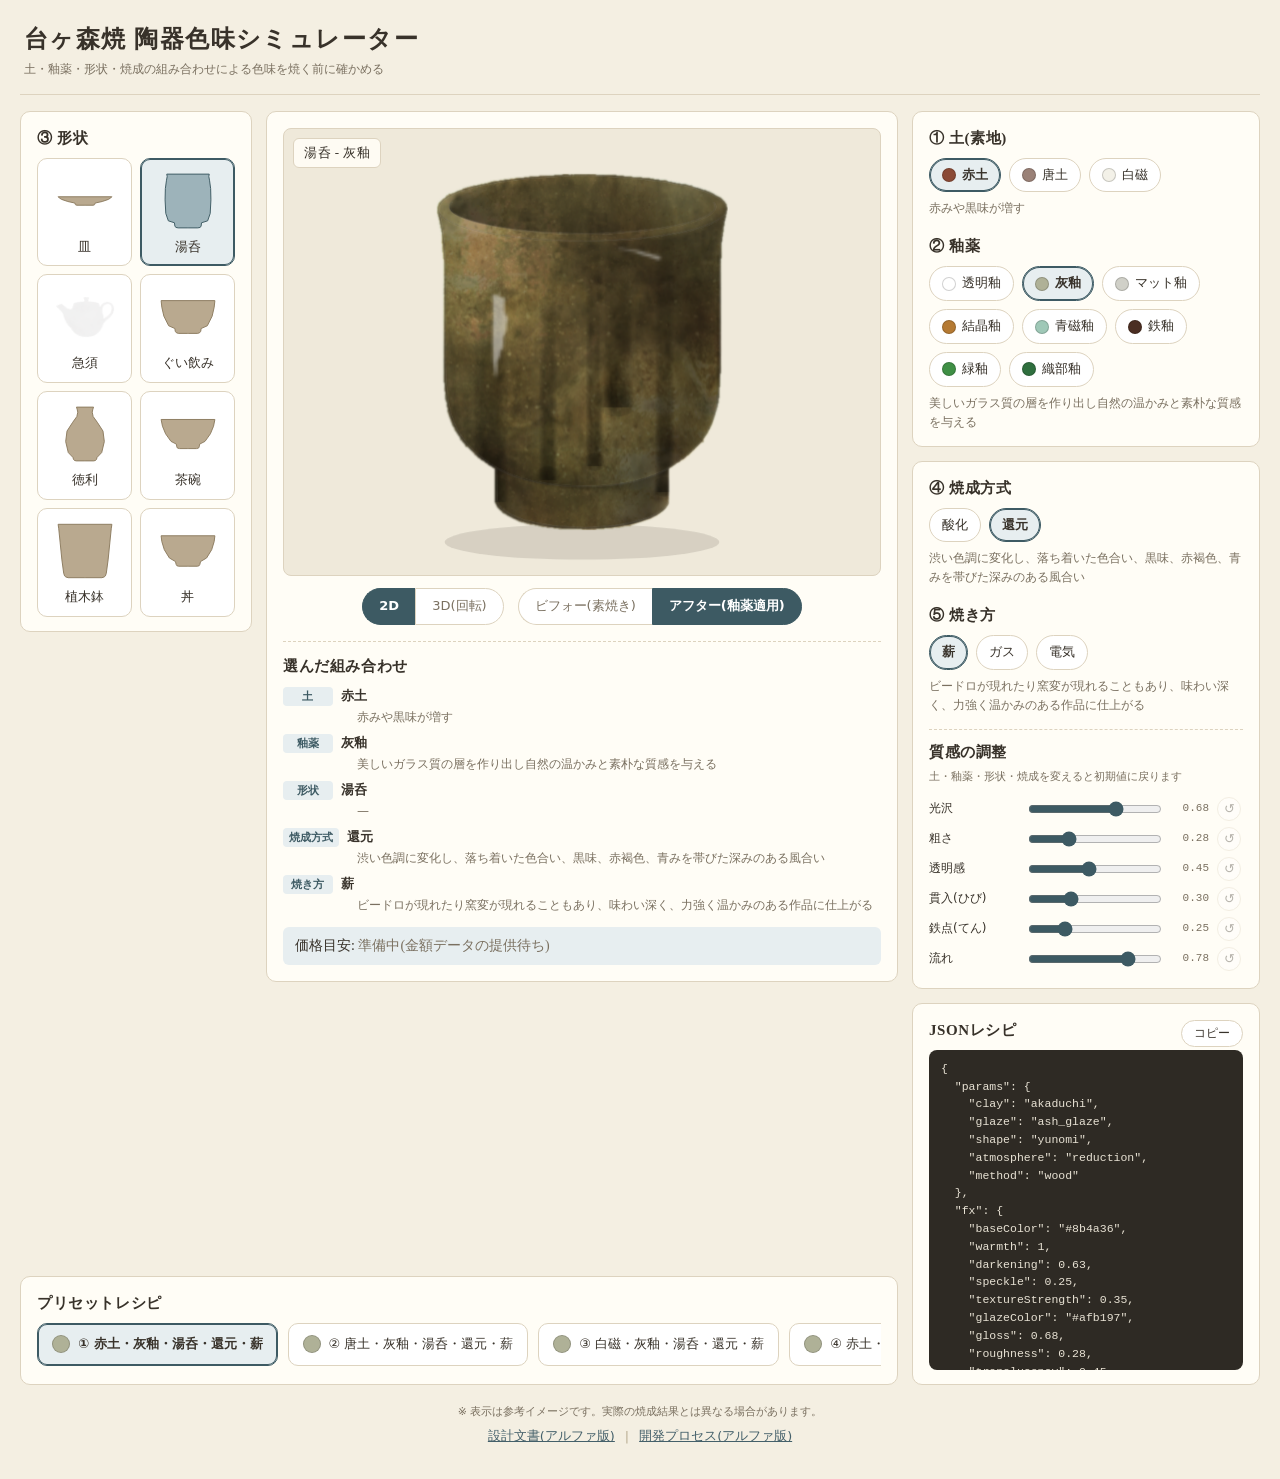
<file: index.html>
<!doctype html>
<html lang="ja">
  <head>
    <meta charset="UTF-8" />
    <meta name="viewport" content="width=device-width, initial-scale=1.0" />
    <link rel="icon" href="data:image/svg+xml,<svg xmlns=%22http://www.w3.org/2000/svg%22 viewBox=%220 0 100 100%22><text y=%22.9em%22 font-size=%2290%22>🍵</text></svg>" />
    <title>台ヶ森焼 陶器色味シミュレーター</title>
    <script type="module" crossorigin src="./assets/index-B5WegBiy.js"></script>
    <link rel="stylesheet" crossorigin href="./assets/index-DNyIYsA5.css">
  </head>
  <body>
    <div id="root"></div>
  </body>
</html>
</file>
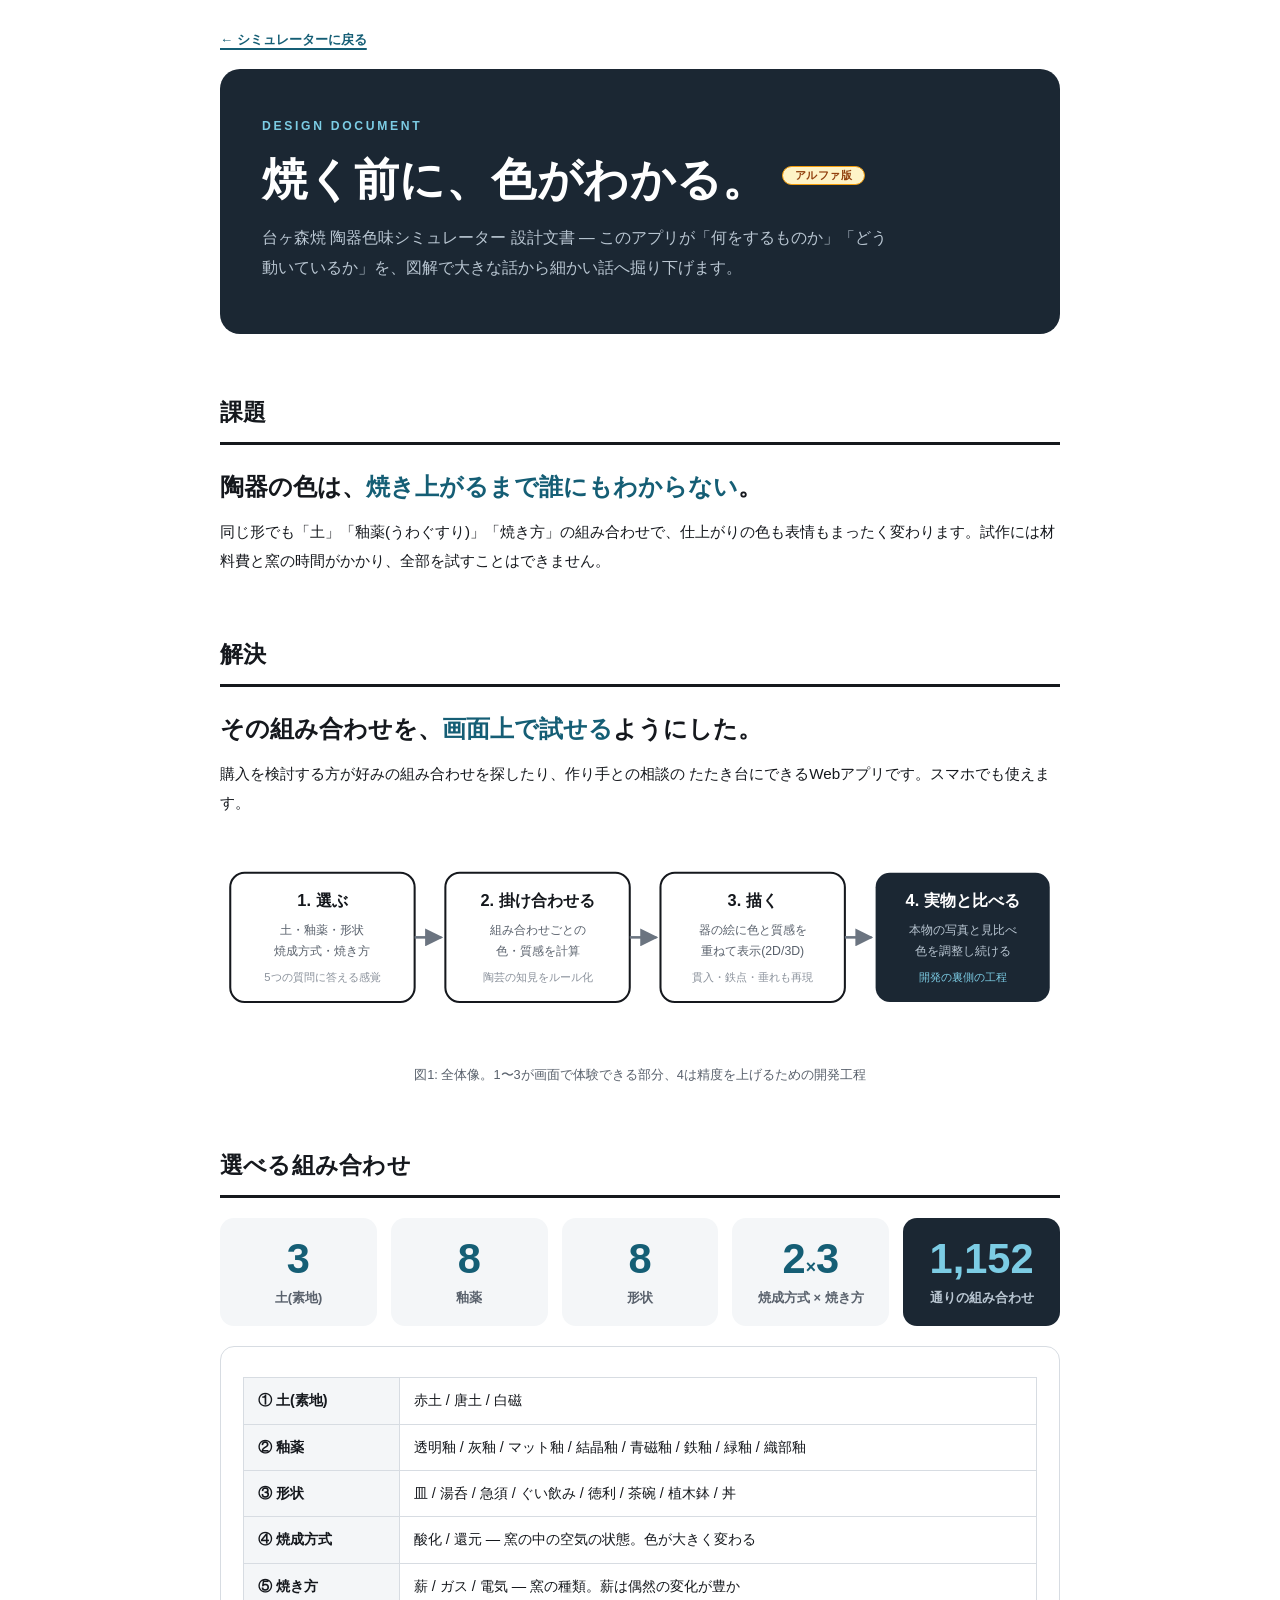
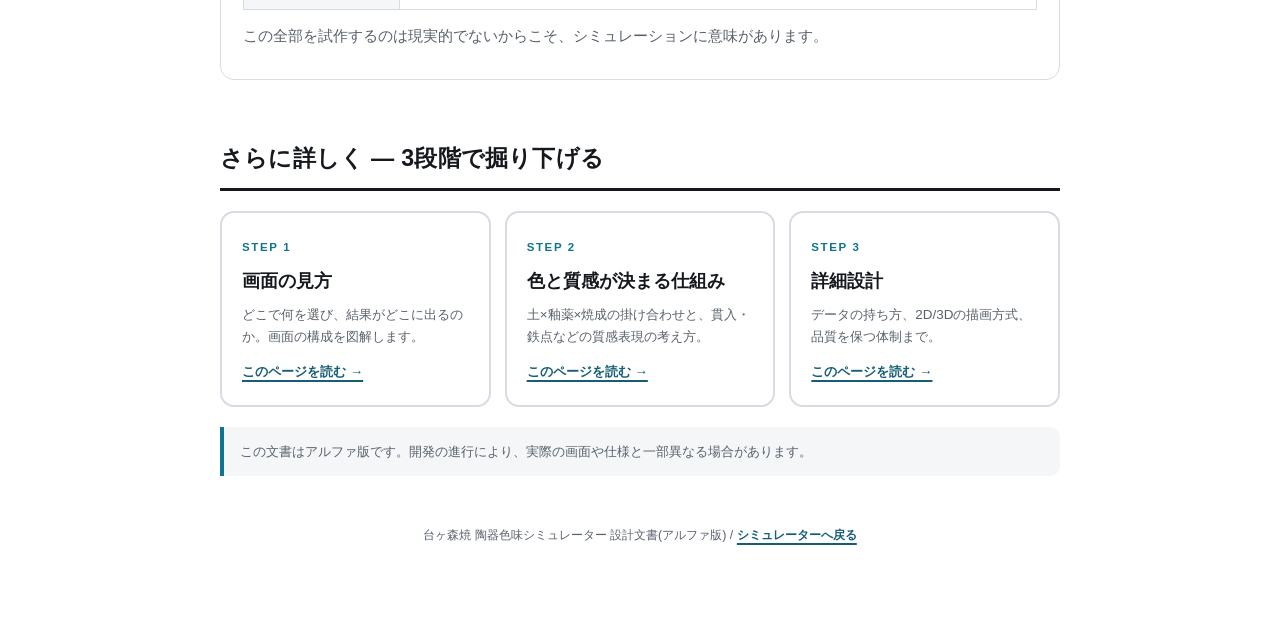
<file: design/index.html>
<!doctype html>
<html lang="ja">
<head>
<meta charset="utf-8" />
<meta name="viewport" content="width=device-width, initial-scale=1" />
<title>設計文書 | 台ヶ森焼 陶器色味シミュレーター</title>
<link rel="icon" href="data:image/svg+xml,<svg xmlns=%22http://www.w3.org/2000/svg%22 viewBox=%220 0 100 100%22><text y=%22.9em%22 font-size=%2290%22>🍵</text></svg>" />
<link rel="stylesheet" href="./design.css" />
</head>
<body>
<div class="wrap">
  <div class="crumbs"><a href="../">← シミュレーターに戻る</a></div>

  <div class="hero">
    <div class="kicker">DESIGN DOCUMENT</div>
    <h1>焼く前に、色がわかる。<span class="alpha">アルファ版</span></h1>
    <p>台ヶ森焼 陶器色味シミュレーター 設計文書 — このアプリが「何をするものか」「どう動いているか」を、図解で大きな話から細かい話へ掘り下げます。</p>
  </div>

  <h2>課題</h2>
  <p class="statement">陶器の色は、<span class="em">焼き上がるまで誰にもわからない</span>。</p>
  <p>同じ形でも「土」「釉薬(うわぐすり)」「焼き方」の組み合わせで、仕上がりの色も表情もまったく変わります。試作には材料費と窯の時間がかかり、全部を試すことはできません。</p>

  <h2>解決</h2>
  <p class="statement">その組み合わせを、<span class="em">画面上で試せる</span>ようにした。</p>
  <p>購入を検討する方が好みの組み合わせを探したり、作り手との相談の たたき台にできるWebアプリです。スマホでも使えます。</p>

  <div class="figure">
    <svg viewBox="0 0 820 200" role="img" aria-label="全体の流れ: 選ぶ、掛け合わせる、描く、実物と比べる">
      <defs>
        <marker id="ar" viewBox="0 0 10 10" refX="9" refY="5" markerWidth="7" markerHeight="7" orient="auto">
          <path d="M0 0 L10 5 L0 10 z" fill="#6b7480"/>
        </marker>
      </defs>
      <g font-family="Hiragino Kaku Gothic ProN, Hiragino Sans, sans-serif">
        <rect x="10" y="34" width="180" height="126" rx="14" fill="#fff" stroke="#15181d" stroke-width="2"/>
        <text x="100" y="66" text-anchor="middle" font-size="16" font-weight="800" fill="#15181d">1. 選ぶ</text>
        <text x="100" y="94" text-anchor="middle" font-size="12" fill="#59616c">土・釉薬・形状</text>
        <text x="100" y="114" text-anchor="middle" font-size="12" fill="#59616c">焼成方式・焼き方</text>
        <text x="100" y="140" text-anchor="middle" font-size="11" fill="#8a919b">5つの質問に答える感覚</text>

        <rect x="220" y="34" width="180" height="126" rx="14" fill="#fff" stroke="#15181d" stroke-width="2"/>
        <text x="310" y="66" text-anchor="middle" font-size="16" font-weight="800" fill="#15181d">2. 掛け合わせる</text>
        <text x="310" y="94" text-anchor="middle" font-size="12" fill="#59616c">組み合わせごとの</text>
        <text x="310" y="114" text-anchor="middle" font-size="12" fill="#59616c">色・質感を計算</text>
        <text x="310" y="140" text-anchor="middle" font-size="11" fill="#8a919b">陶芸の知見をルール化</text>

        <rect x="430" y="34" width="180" height="126" rx="14" fill="#fff" stroke="#15181d" stroke-width="2"/>
        <text x="520" y="66" text-anchor="middle" font-size="16" font-weight="800" fill="#15181d">3. 描く</text>
        <text x="520" y="94" text-anchor="middle" font-size="12" fill="#59616c">器の絵に色と質感を</text>
        <text x="520" y="114" text-anchor="middle" font-size="12" fill="#59616c">重ねて表示(2D/3D)</text>
        <text x="520" y="140" text-anchor="middle" font-size="11" fill="#8a919b">貫入・鉄点・垂れも再現</text>

        <rect x="640" y="34" width="170" height="126" rx="14" fill="#1b2733"/>
        <text x="725" y="66" text-anchor="middle" font-size="16" font-weight="800" fill="#fff">4. 実物と比べる</text>
        <text x="725" y="94" text-anchor="middle" font-size="12" fill="#b9c6d2">本物の写真と見比べ</text>
        <text x="725" y="114" text-anchor="middle" font-size="12" fill="#b9c6d2">色を調整し続ける</text>
        <text x="725" y="140" text-anchor="middle" font-size="11" fill="#7ccce4">開発の裏側の工程</text>

        <line x1="190" y1="97" x2="216" y2="97" stroke="#6b7480" stroke-width="2.5" marker-end="url(#ar)"/>
        <line x1="400" y1="97" x2="426" y2="97" stroke="#6b7480" stroke-width="2.5" marker-end="url(#ar)"/>
        <line x1="610" y1="97" x2="636" y2="97" stroke="#6b7480" stroke-width="2.5" marker-end="url(#ar)"/>
      </g>
    </svg>
  </div>
  <p class="figcap">図1: 全体像。1〜3が画面で体験できる部分、4は精度を上げるための開発工程</p>

  <h2>選べる組み合わせ</h2>
  <div class="stats">
    <div class="stat"><span class="num">3</span><span class="lbl">土(素地)</span></div>
    <div class="stat"><span class="num">8</span><span class="lbl">釉薬</span></div>
    <div class="stat"><span class="num">8</span><span class="lbl">形状</span></div>
    <div class="stat"><span class="num">2<small>×</small>3</span><span class="lbl">焼成方式 × 焼き方</span></div>
    <div class="stat total"><span class="num">1,152</span><span class="lbl">通りの組み合わせ</span></div>
  </div>
  <div class="panel">
    <table>
      <tr><th>① 土(素地)</th><td>赤土 / 唐土 / 白磁</td></tr>
      <tr><th>② 釉薬</th><td>透明釉 / 灰釉 / マット釉 / 結晶釉 / 青磁釉 / 鉄釉 / 緑釉 / 織部釉</td></tr>
      <tr><th>③ 形状</th><td>皿 / 湯呑 / 急須 / ぐい飲み / 徳利 / 茶碗 / 植木鉢 / 丼</td></tr>
      <tr><th>④ 焼成方式</th><td>酸化 / 還元 — 窯の中の空気の状態。色が大きく変わる</td></tr>
      <tr><th>⑤ 焼き方</th><td>薪 / ガス / 電気 — 窯の種類。薪は偶然の変化が豊か</td></tr>
    </table>
    <p class="lead">この全部を試作するのは現実的でないからこそ、シミュレーションに意味があります。</p>
  </div>

  <h2>さらに詳しく — 3段階で掘り下げる</h2>
  <div class="cards">
    <a class="card" href="./screen.html">
      <span class="no">STEP 1</span>
      <div class="t">画面の見方</div>
      <div class="d">どこで何を選び、結果がどこに出るのか。画面の構成を図解します。</div>
      <span class="go">このページを読む →</span>
    </a>
    <a class="card" href="./color.html">
      <span class="no">STEP 2</span>
      <div class="t">色と質感が決まる仕組み</div>
      <div class="d">土×釉薬×焼成の掛け合わせと、貫入・鉄点などの質感表現の考え方。</div>
      <span class="go">このページを読む →</span>
    </a>
    <a class="card" href="./detail.html">
      <span class="no">STEP 3</span>
      <div class="t">詳細設計</div>
      <div class="d">データの持ち方、2D/3Dの描画方式、品質を保つ体制まで。</div>
      <span class="go">このページを読む →</span>
    </a>
  </div>

  <div class="note">この文書はアルファ版です。開発の進行により、実際の画面や仕様と一部異なる場合があります。</div>

  <footer>台ヶ森焼 陶器色味シミュレーター 設計文書(アルファ版) / <a href="../">シミュレーターへ戻る</a></footer>
</div>
</body>
</html>
</file>
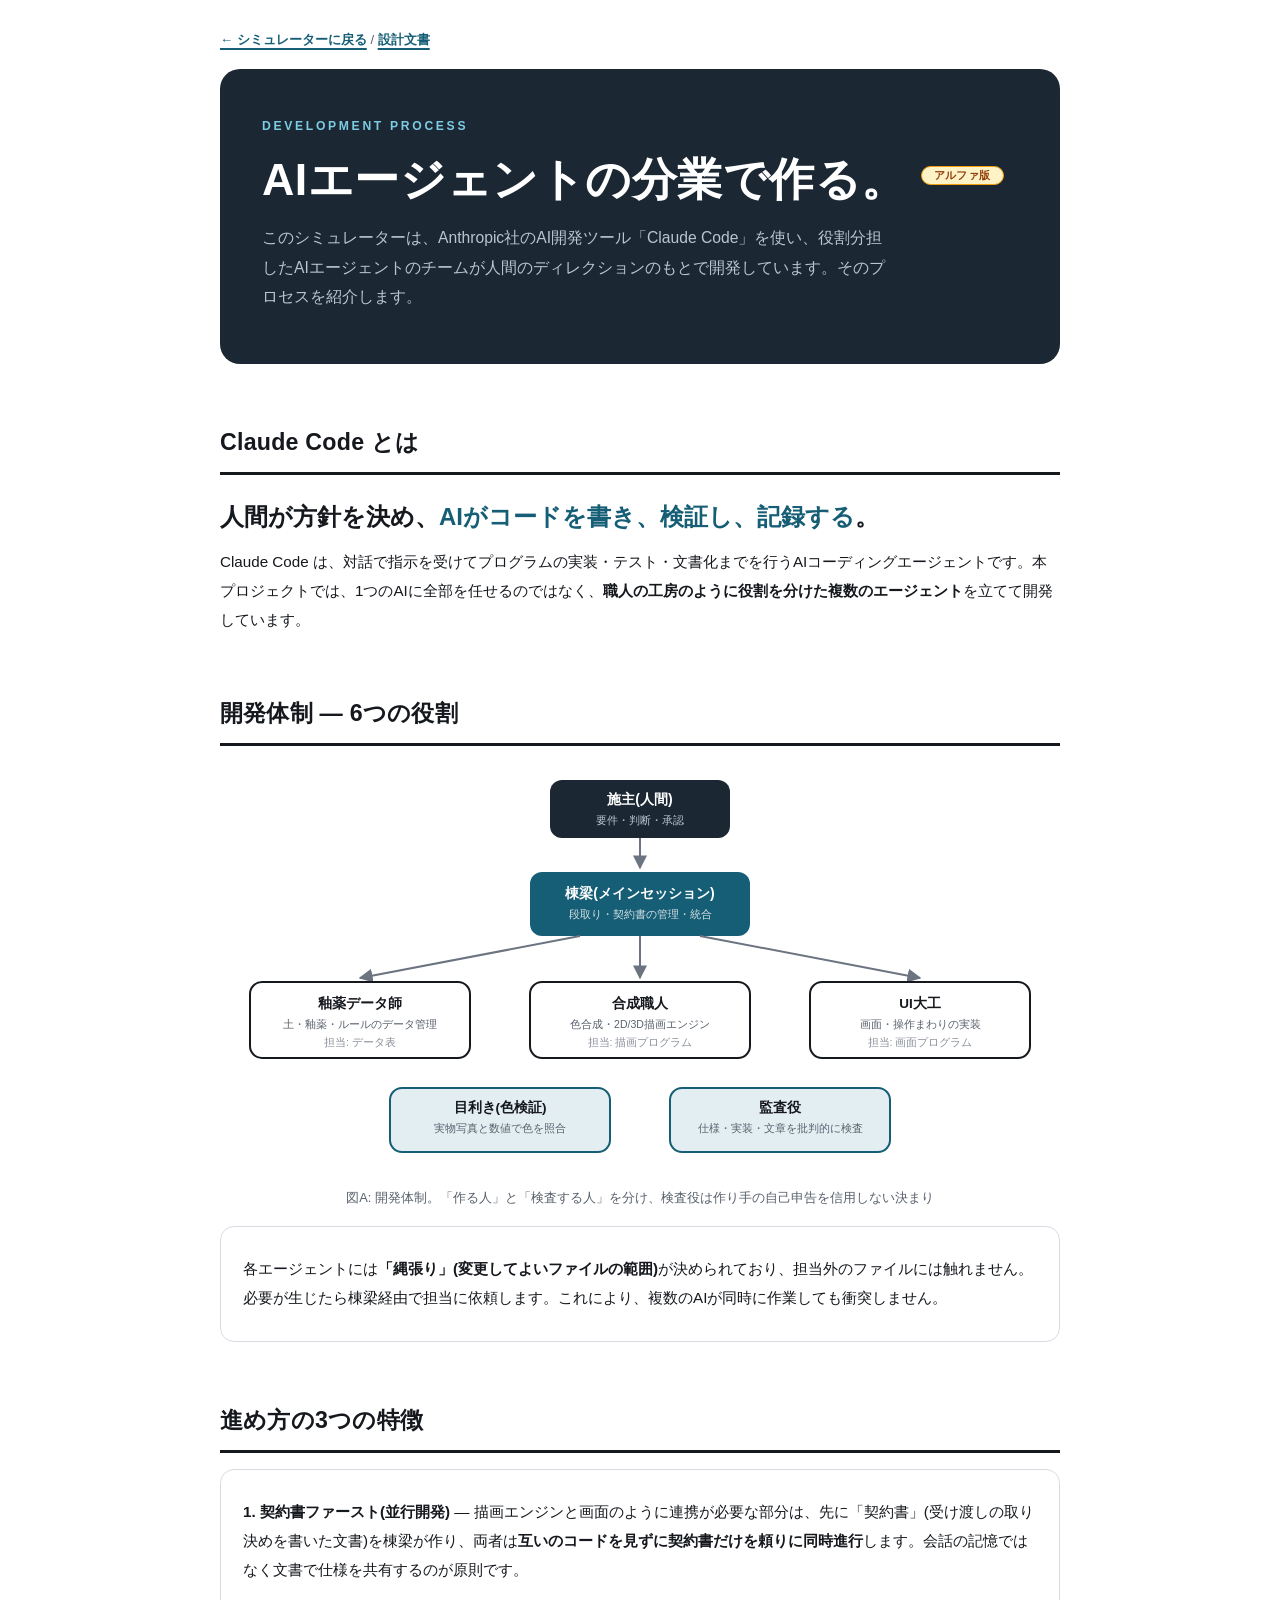
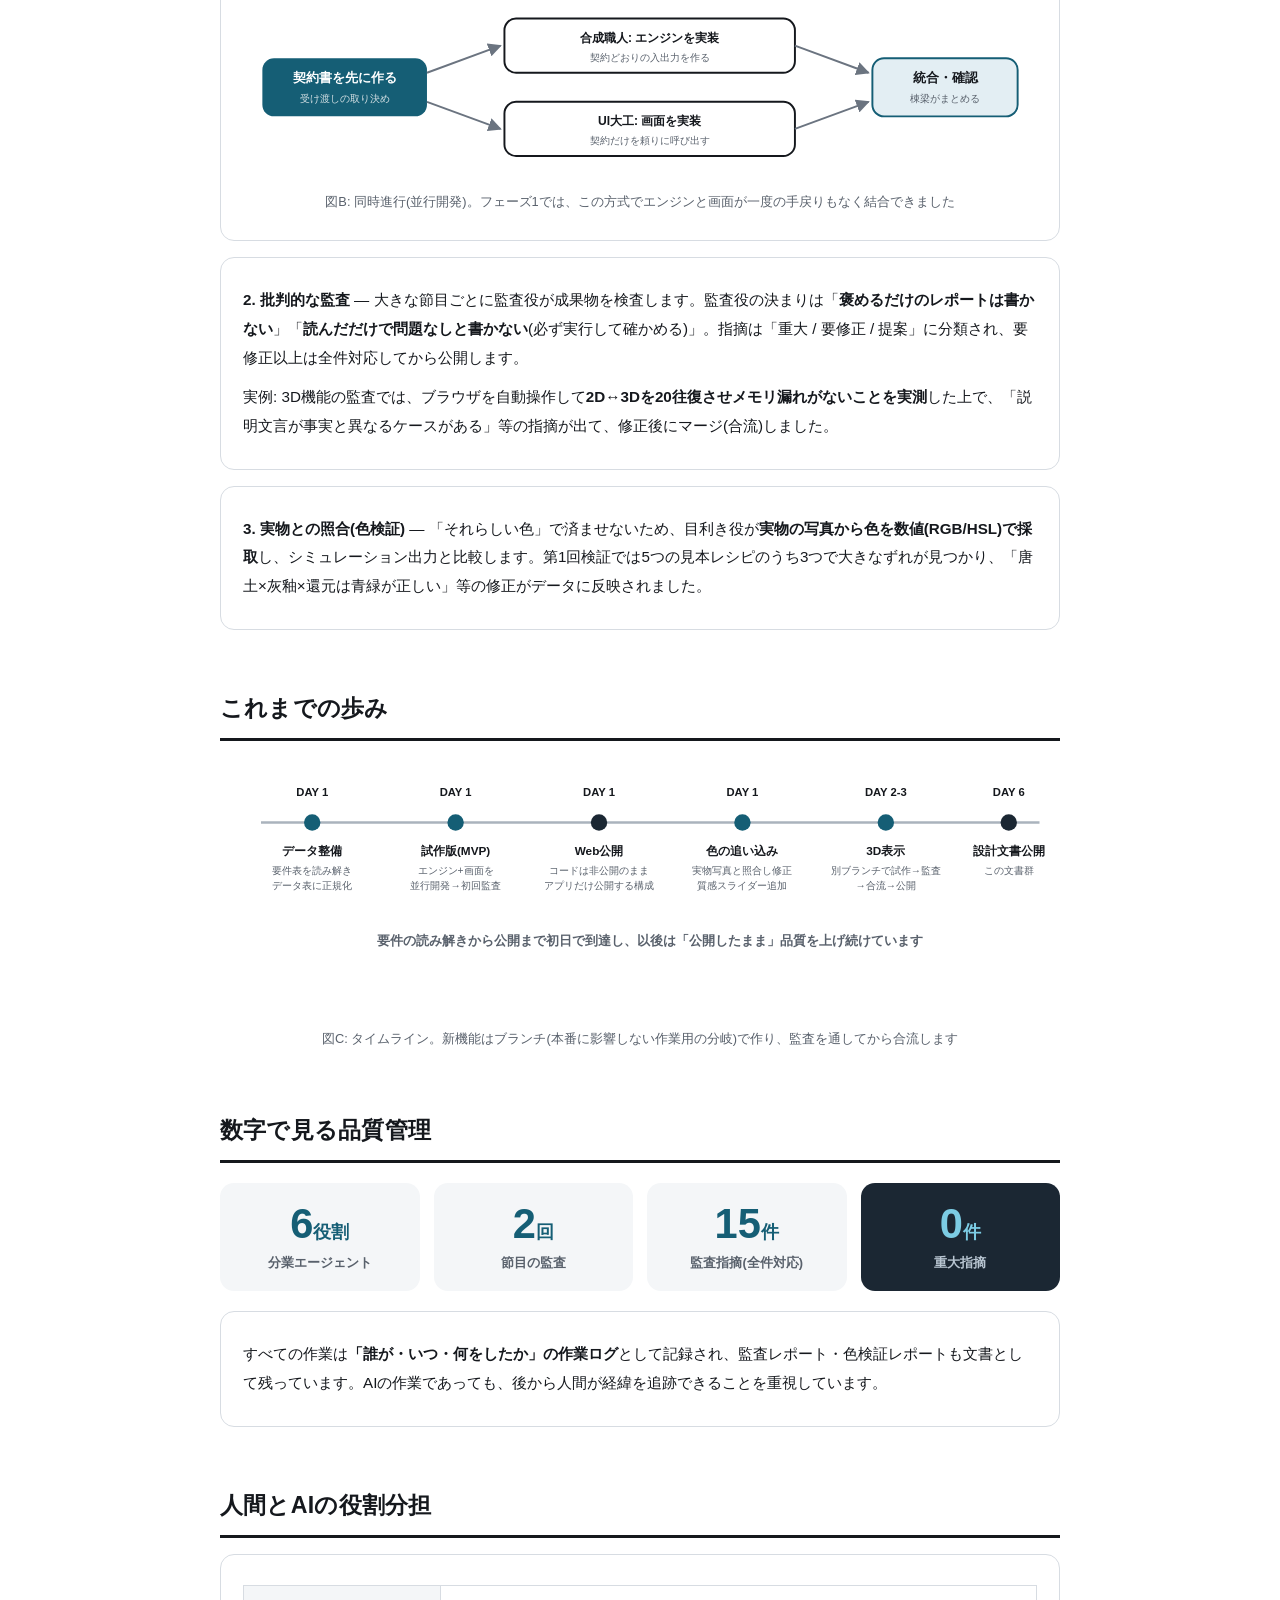
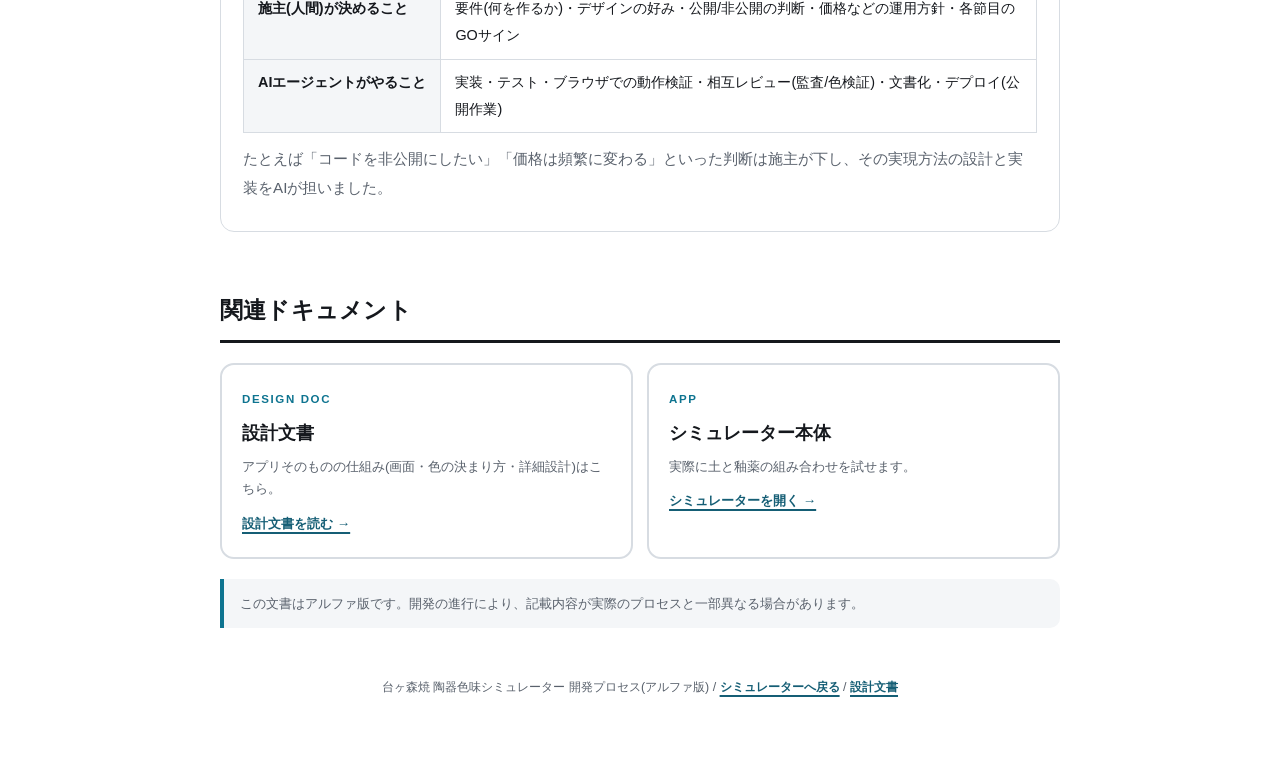
<file: process/index.html>
<!doctype html>
<html lang="ja">
<head>
<meta charset="utf-8" />
<meta name="viewport" content="width=device-width, initial-scale=1" />
<title>開発プロセス | 台ヶ森焼 陶器色味シミュレーター</title>
<link rel="icon" href="data:image/svg+xml,<svg xmlns=%22http://www.w3.org/2000/svg%22 viewBox=%220 0 100 100%22><text y=%22.9em%22 font-size=%2290%22>🍵</text></svg>" />
<link rel="stylesheet" href="../design/design.css" />
</head>
<body>
<div class="wrap">
  <div class="crumbs"><a href="../">← シミュレーターに戻る</a> / <a href="../design/">設計文書</a></div>

  <div class="hero">
    <div class="kicker">DEVELOPMENT PROCESS</div>
    <h1>AIエージェントの分業で作る。<span class="alpha">アルファ版</span></h1>
    <p>このシミュレーターは、Anthropic社のAI開発ツール「Claude Code」を使い、役割分担したAIエージェントのチームが人間のディレクションのもとで開発しています。そのプロセスを紹介します。</p>
  </div>

  <h2>Claude Code とは</h2>
  <p class="statement">人間が方針を決め、<span class="em">AIがコードを書き、検証し、記録する</span>。</p>
  <p>Claude Code は、対話で指示を受けてプログラムの実装・テスト・文書化までを行うAIコーディングエージェントです。本プロジェクトでは、1つのAIに全部を任せるのではなく、<strong>職人の工房のように役割を分けた複数のエージェント</strong>を立てて開発しています。</p>

  <h2>開発体制 — 6つの役割</h2>
  <div class="figure">
    <svg viewBox="0 0 840 400" role="img" aria-label="開発体制図: 施主の指示を棟梁が受け、3人の作り手エージェントに割り振り、2人の検査エージェントが確認する">
      <defs>
        <marker id="pa" viewBox="0 0 10 10" refX="9" refY="5" markerWidth="7" markerHeight="7" orient="auto">
          <path d="M0 0 L10 5 L0 10 z" fill="#6b7480"/>
        </marker>
      </defs>
      <g font-family="Hiragino Kaku Gothic ProN, Hiragino Sans, sans-serif">
        <!-- 施主 -->
        <rect x="330" y="14" width="180" height="58" rx="12" fill="#1b2733"/>
        <text x="420" y="38" text-anchor="middle" font-size="14" font-weight="800" fill="#fff">施主(人間)</text>
        <text x="420" y="58" text-anchor="middle" font-size="10.5" fill="#b9c6d2">要件・判断・承認</text>
        <line x1="420" y1="72" x2="420" y2="102" stroke="#6b7480" stroke-width="2" marker-end="url(#pa)"/>

        <!-- 棟梁 -->
        <rect x="310" y="106" width="220" height="64" rx="12" fill="#155e75"/>
        <text x="420" y="132" text-anchor="middle" font-size="14" font-weight="800" fill="#fff">棟梁(メインセッション)</text>
        <text x="420" y="152" text-anchor="middle" font-size="10.5" fill="#d5e0e4">段取り・契約書の管理・統合</text>

        <line x1="360" y1="170" x2="140" y2="212" stroke="#6b7480" stroke-width="2" marker-end="url(#pa)"/>
        <line x1="420" y1="170" x2="420" y2="212" stroke="#6b7480" stroke-width="2" marker-end="url(#pa)"/>
        <line x1="480" y1="170" x2="700" y2="212" stroke="#6b7480" stroke-width="2" marker-end="url(#pa)"/>

        <!-- 作り手3人 -->
        <rect x="30" y="216" width="220" height="76" rx="12" fill="#fff" stroke="#15181d" stroke-width="2"/>
        <text x="140" y="242" text-anchor="middle" font-size="13.5" font-weight="800" fill="#15181d">釉薬データ師</text>
        <text x="140" y="262" text-anchor="middle" font-size="10.5" fill="#59616c">土・釉薬・ルールのデータ管理</text>
        <text x="140" y="280" text-anchor="middle" font-size="10.5" fill="#8a919b">担当: データ表</text>

        <rect x="310" y="216" width="220" height="76" rx="12" fill="#fff" stroke="#15181d" stroke-width="2"/>
        <text x="420" y="242" text-anchor="middle" font-size="13.5" font-weight="800" fill="#15181d">合成職人</text>
        <text x="420" y="262" text-anchor="middle" font-size="10.5" fill="#59616c">色合成・2D/3D描画エンジン</text>
        <text x="420" y="280" text-anchor="middle" font-size="10.5" fill="#8a919b">担当: 描画プログラム</text>

        <rect x="590" y="216" width="220" height="76" rx="12" fill="#fff" stroke="#15181d" stroke-width="2"/>
        <text x="700" y="242" text-anchor="middle" font-size="13.5" font-weight="800" fill="#15181d">UI大工</text>
        <text x="700" y="262" text-anchor="middle" font-size="10.5" fill="#59616c">画面・操作まわりの実装</text>
        <text x="700" y="280" text-anchor="middle" font-size="10.5" fill="#8a919b">担当: 画面プログラム</text>

        <!-- 検査役2人 -->
        <rect x="170" y="322" width="220" height="64" rx="12" fill="#e3eef3" stroke="#155e75" stroke-width="2"/>
        <text x="280" y="346" text-anchor="middle" font-size="13.5" font-weight="800" fill="#15181d">目利き(色検証)</text>
        <text x="280" y="366" text-anchor="middle" font-size="10.5" fill="#59616c">実物写真と数値で色を照合</text>

        <rect x="450" y="322" width="220" height="64" rx="12" fill="#e3eef3" stroke="#155e75" stroke-width="2"/>
        <text x="560" y="346" text-anchor="middle" font-size="13.5" font-weight="800" fill="#15181d">監査役</text>
        <text x="560" y="366" text-anchor="middle" font-size="10.5" fill="#59616c">仕様・実装・文章を批判的に検査</text>
      </g>
    </svg>
  </div>
  <p class="figcap">図A: 開発体制。「作る人」と「検査する人」を分け、検査役は作り手の自己申告を信用しない決まり</p>

  <div class="panel">
    <p>各エージェントには<strong>「縄張り」(変更してよいファイルの範囲)</strong>が決められており、担当外のファイルには触れません。必要が生じたら棟梁経由で担当に依頼します。これにより、複数のAIが同時に作業しても衝突しません。</p>
  </div>

  <h2>進め方の3つの特徴</h2>

  <div class="panel">
    <p><strong>1. 契約書ファースト(並行開発)</strong> — 描画エンジンと画面のように連携が必要な部分は、先に「契約書」(受け渡しの取り決めを書いた文書)を棟梁が作り、両者は<strong>互いのコードを見ずに契約書だけを頼りに同時進行</strong>します。会話の記憶ではなく文書で仕様を共有するのが原則です。</p>
    <div class="figure">
      <svg viewBox="0 0 820 170" role="img" aria-label="契約駆動並行開発: 契約書を先に決め、エンジン担当と画面担当が同時に作業し、統合する">
        <defs>
          <marker id="pb" viewBox="0 0 10 10" refX="9" refY="5" markerWidth="7" markerHeight="7" orient="auto">
            <path d="M0 0 L10 5 L0 10 z" fill="#6b7480"/>
          </marker>
        </defs>
        <g font-family="Hiragino Kaku Gothic ProN, Hiragino Sans, sans-serif" text-anchor="middle">
          <rect x="20" y="55" width="170" height="60" rx="12" fill="#155e75"/>
          <text x="105" y="80" font-size="13" font-weight="800" fill="#fff">契約書を先に作る</text>
          <text x="105" y="100" font-size="10.5" fill="#d5e0e4">受け渡しの取り決め</text>
          <line x1="190" y1="70" x2="266" y2="42" stroke="#6b7480" stroke-width="2" marker-end="url(#pb)"/>
          <line x1="190" y1="100" x2="266" y2="128" stroke="#6b7480" stroke-width="2" marker-end="url(#pb)"/>
          <rect x="270" y="14" width="300" height="56" rx="12" fill="#fff" stroke="#15181d" stroke-width="2"/>
          <text x="420" y="38" font-size="12.5" font-weight="800" fill="#15181d">合成職人: エンジンを実装</text>
          <text x="420" y="58" font-size="10.5" fill="#59616c">契約どおりの入出力を作る</text>
          <rect x="270" y="100" width="300" height="56" rx="12" fill="#fff" stroke="#15181d" stroke-width="2"/>
          <text x="420" y="124" font-size="12.5" font-weight="800" fill="#15181d">UI大工: 画面を実装</text>
          <text x="420" y="144" font-size="10.5" fill="#59616c">契約だけを頼りに呼び出す</text>
          <line x1="570" y1="42" x2="646" y2="70" stroke="#6b7480" stroke-width="2" marker-end="url(#pb)"/>
          <line x1="570" y1="128" x2="646" y2="100" stroke="#6b7480" stroke-width="2" marker-end="url(#pb)"/>
          <rect x="650" y="55" width="150" height="60" rx="12" fill="#e3eef3" stroke="#155e75" stroke-width="2"/>
          <text x="725" y="80" font-size="13" font-weight="800" fill="#15181d">統合・確認</text>
          <text x="725" y="100" font-size="10.5" fill="#59616c">棟梁がまとめる</text>
        </g>
      </svg>
    </div>
    <p class="figcap">図B: 同時進行(並行開発)。フェーズ1では、この方式でエンジンと画面が一度の手戻りもなく結合できました</p>
  </div>

  <div class="panel">
    <p><strong>2. 批判的な監査</strong> — 大きな節目ごとに監査役が成果物を検査します。監査役の決まりは「<strong>褒めるだけのレポートは書かない</strong>」「<strong>読んだだけで問題なしと書かない</strong>(必ず実行して確かめる)」。指摘は「重大 / 要修正 / 提案」に分類され、要修正以上は全件対応してから公開します。</p>
    <p>実例: 3D機能の監査では、ブラウザを自動操作して<strong>2D↔3Dを20往復させメモリ漏れがないことを実測</strong>した上で、「説明文言が事実と異なるケースがある」等の指摘が出て、修正後にマージ(合流)しました。</p>
  </div>

  <div class="panel">
    <p><strong>3. 実物との照合(色検証)</strong> — 「それらしい色」で済ませないため、目利き役が<strong>実物の写真から色を数値(RGB/HSL)で採取</strong>し、シミュレーション出力と比較します。第1回検証では5つの見本レシピのうち3つで大きなずれが見つかり、「唐土×灰釉×還元は青緑が正しい」等の修正がデータに反映されました。</p>
  </div>

  <h2>これまでの歩み</h2>
  <div class="figure">
    <svg viewBox="0 0 820 240" role="img" aria-label="開発タイムライン: データ整備、MVP、公開、色の追い込み、3D、設計文書">
      <g font-family="Hiragino Kaku Gothic ProN, Hiragino Sans, sans-serif">
        <line x1="40" y1="60" x2="800" y2="60" stroke="#aab3bd" stroke-width="2.5"/>
        <g text-anchor="middle">
          <circle cx="90" cy="60" r="8" fill="#155e75"/>
          <text x="90" y="34" font-size="11" font-weight="800" fill="#15181d">DAY 1</text>
          <text x="90" y="92" font-size="11.5" font-weight="700" fill="#15181d">データ整備</text>
          <text x="90" y="110" font-size="10" fill="#59616c">要件表を読み解き</text>
          <text x="90" y="125" font-size="10" fill="#59616c">データ表に正規化</text>

          <circle cx="230" cy="60" r="8" fill="#155e75"/>
          <text x="230" y="34" font-size="11" font-weight="800" fill="#15181d">DAY 1</text>
          <text x="230" y="92" font-size="11.5" font-weight="700" fill="#15181d">試作版(MVP)</text>
          <text x="230" y="110" font-size="10" fill="#59616c">エンジン+画面を</text>
          <text x="230" y="125" font-size="10" fill="#59616c">並行開発→初回監査</text>

          <circle cx="370" cy="60" r="8" fill="#1b2733"/>
          <text x="370" y="34" font-size="11" font-weight="800" fill="#15181d">DAY 1</text>
          <text x="370" y="92" font-size="11.5" font-weight="700" fill="#15181d">Web公開</text>
          <text x="370" y="110" font-size="10" fill="#59616c">コードは非公開のまま</text>
          <text x="370" y="125" font-size="10" fill="#59616c">アプリだけ公開する構成</text>

          <circle cx="510" cy="60" r="8" fill="#155e75"/>
          <text x="510" y="34" font-size="11" font-weight="800" fill="#15181d">DAY 1</text>
          <text x="510" y="92" font-size="11.5" font-weight="700" fill="#15181d">色の追い込み</text>
          <text x="510" y="110" font-size="10" fill="#59616c">実物写真と照合し修正</text>
          <text x="510" y="125" font-size="10" fill="#59616c">質感スライダー追加</text>

          <circle cx="650" cy="60" r="8" fill="#155e75"/>
          <text x="650" y="34" font-size="11" font-weight="800" fill="#15181d">DAY 2-3</text>
          <text x="650" y="92" font-size="11.5" font-weight="700" fill="#15181d">3D表示</text>
          <text x="650" y="110" font-size="10" fill="#59616c">別ブランチで試作→監査</text>
          <text x="650" y="125" font-size="10" fill="#59616c">→合流→公開</text>

          <circle cx="770" cy="60" r="8" fill="#1b2733"/>
          <text x="770" y="34" font-size="11" font-weight="800" fill="#15181d">DAY 6</text>
          <text x="770" y="92" font-size="11.5" font-weight="700" fill="#15181d">設計文書公開</text>
          <text x="770" y="110" font-size="10" fill="#59616c">この文書群</text>
        </g>
        <text x="420" y="180" text-anchor="middle" font-size="12.5" font-weight="700" fill="#59616c">要件の読み解きから公開まで初日で到達し、以後は「公開したまま」品質を上げ続けています</text>
      </g>
    </svg>
  </div>
  <p class="figcap">図C: タイムライン。新機能はブランチ(本番に影響しない作業用の分岐)で作り、監査を通してから合流します</p>

  <h2>数字で見る品質管理</h2>
  <div class="stats">
    <div class="stat"><span class="num">6<small>役割</small></span><span class="lbl">分業エージェント</span></div>
    <div class="stat"><span class="num">2<small>回</small></span><span class="lbl">節目の監査</span></div>
    <div class="stat"><span class="num">15<small>件</small></span><span class="lbl">監査指摘(全件対応)</span></div>
    <div class="stat total"><span class="num">0<small>件</small></span><span class="lbl">重大指摘</span></div>
  </div>
  <div class="panel">
    <p>すべての作業は<strong>「誰が・いつ・何をしたか」の作業ログ</strong>として記録され、監査レポート・色検証レポートも文書として残っています。AIの作業であっても、後から人間が経緯を追跡できることを重視しています。</p>
  </div>

  <h2>人間とAIの役割分担</h2>
  <div class="panel">
    <table>
      <tr><th>施主(人間)が決めること</th><td>要件(何を作るか)・デザインの好み・公開/非公開の判断・価格などの運用方針・各節目のGOサイン</td></tr>
      <tr><th>AIエージェントがやること</th><td>実装・テスト・ブラウザでの動作検証・相互レビュー(監査/色検証)・文書化・デプロイ(公開作業)</td></tr>
    </table>
    <p class="lead">たとえば「コードを非公開にしたい」「価格は頻繁に変わる」といった判断は施主が下し、その実現方法の設計と実装をAIが担いました。</p>
  </div>

  <h2>関連ドキュメント</h2>
  <div class="cards">
    <a class="card" href="../design/">
      <span class="no">DESIGN DOC</span>
      <div class="t">設計文書</div>
      <div class="d">アプリそのものの仕組み(画面・色の決まり方・詳細設計)はこちら。</div>
      <span class="go">設計文書を読む →</span>
    </a>
    <a class="card" href="../">
      <span class="no">APP</span>
      <div class="t">シミュレーター本体</div>
      <div class="d">実際に土と釉薬の組み合わせを試せます。</div>
      <span class="go">シミュレーターを開く →</span>
    </a>
  </div>

  <div class="note">この文書はアルファ版です。開発の進行により、記載内容が実際のプロセスと一部異なる場合があります。</div>

  <footer>台ヶ森焼 陶器色味シミュレーター 開発プロセス(アルファ版) / <a href="../">シミュレーターへ戻る</a> / <a href="../design/">設計文書</a></footer>
</div>
</body>
</html>
</file>
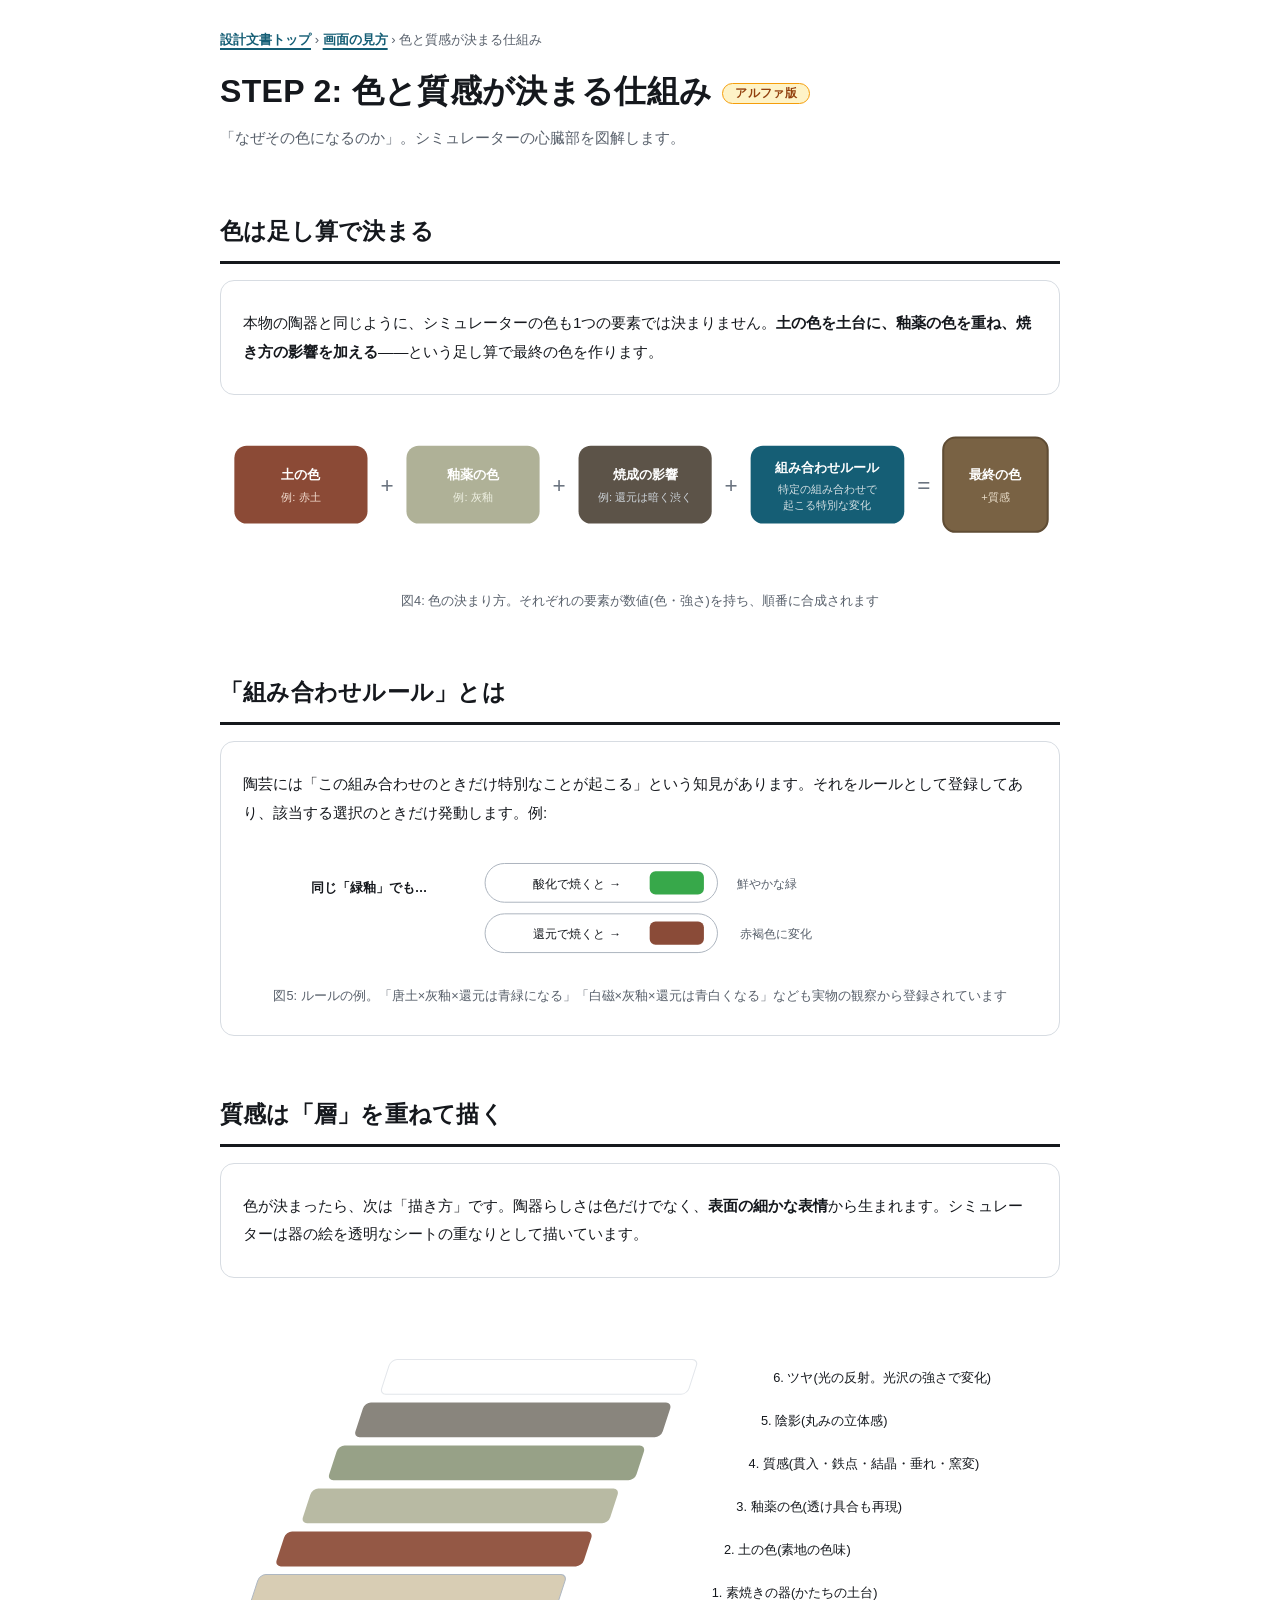
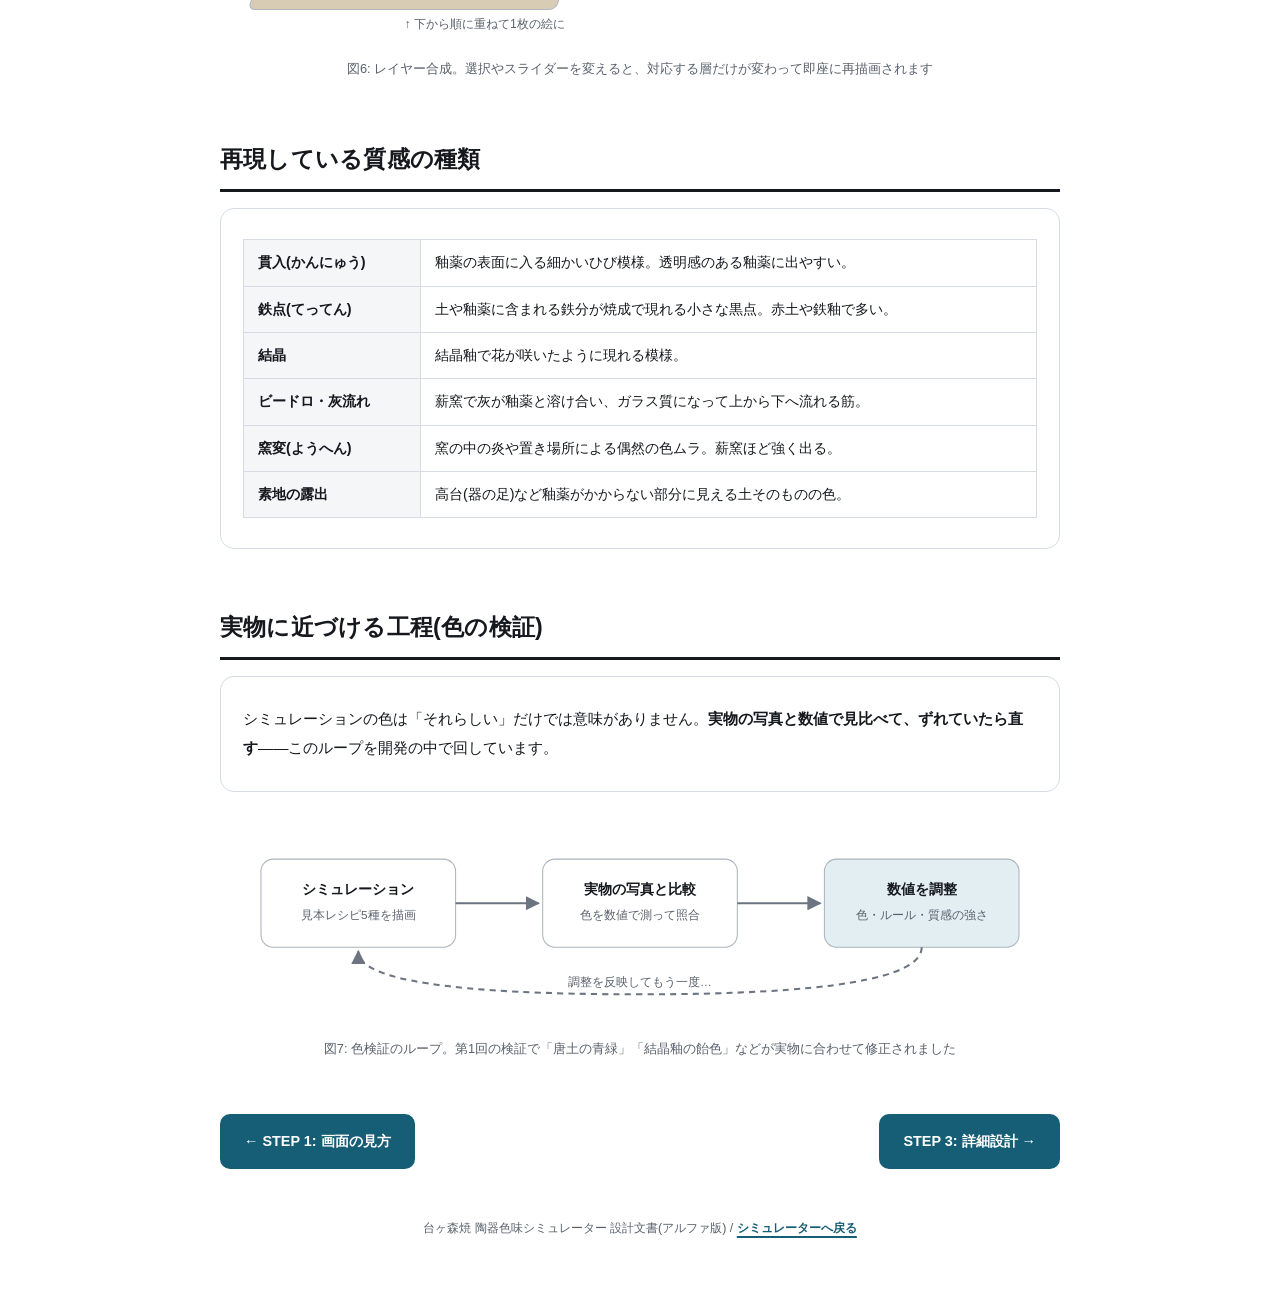
<file: design/color.html>
<!doctype html>
<html lang="ja">
<head>
<meta charset="utf-8" />
<meta name="viewport" content="width=device-width, initial-scale=1" />
<title>色と質感が決まる仕組み | 設計文書</title>
<link rel="icon" href="data:image/svg+xml,<svg xmlns=%22http://www.w3.org/2000/svg%22 viewBox=%220 0 100 100%22><text y=%22.9em%22 font-size=%2290%22>🍵</text></svg>" />
<link rel="stylesheet" href="./design.css" />
</head>
<body>
<div class="wrap">
  <div class="crumbs"><a href="./index.html">設計文書トップ</a> › <a href="./screen.html">画面の見方</a> › 色と質感が決まる仕組み</div>
  <h1>STEP 2: 色と質感が決まる仕組み<span class="alpha">アルファ版</span></h1>
  <p class="lead">「なぜその色になるのか」。シミュレーターの心臓部を図解します。</p>

  <h2>色は足し算で決まる</h2>
  <div class="panel">
    <p>本物の陶器と同じように、シミュレーターの色も1つの要素では決まりません。<strong>土の色を土台に、釉薬の色を重ね、焼き方の影響を加える</strong>——という足し算で最終の色を作ります。</p>
  </div>
  <div class="figure">
    <svg viewBox="0 0 820 150" role="img" aria-label="色の足し算: 土の色 + 釉薬の色 + 焼成の影響 + 組み合わせルール = 最終の色">
      <g font-family="Hiragino Kaku Gothic ProN, Hiragino Sans, sans-serif" text-anchor="middle">
        <rect x="14" y="30" width="130" height="76" rx="12" fill="#8b4a36"/>
        <text x="79" y="62" font-size="13" fill="#fff" font-weight="600">土の色</text>
        <text x="79" y="84" font-size="11" fill="#f3ddd0">例: 赤土</text>
        <text x="163" y="76" font-size="22" fill="#6b7480">+</text>
        <rect x="182" y="30" width="130" height="76" rx="12" fill="#afb197"/>
        <text x="247" y="62" font-size="13" fill="#fff" font-weight="600">釉薬の色</text>
        <text x="247" y="84" font-size="11" fill="#eef0e2">例: 灰釉</text>
        <text x="331" y="76" font-size="22" fill="#6b7480">+</text>
        <rect x="350" y="30" width="130" height="76" rx="12" fill="#5c5348"/>
        <text x="415" y="62" font-size="13" fill="#fff" font-weight="600">焼成の影響</text>
        <text x="415" y="84" font-size="11" fill="#cdd4da">例: 還元は暗く渋く</text>
        <text x="499" y="76" font-size="22" fill="#6b7480">+</text>
        <rect x="518" y="30" width="150" height="76" rx="12" fill="#155e75"/>
        <text x="593" y="56" font-size="13" fill="#fff" font-weight="600">組み合わせルール</text>
        <text x="593" y="76" font-size="10.5" fill="#d5e0e4">特定の組み合わせで</text>
        <text x="593" y="92" font-size="10.5" fill="#d5e0e4">起こる特別な変化</text>
        <text x="687" y="76" font-size="22" fill="#6b7480">=</text>
        <rect x="706" y="22" width="102" height="92" rx="12" fill="#796244" stroke="#5f4c34" stroke-width="2"/>
        <text x="757" y="62" font-size="13" fill="#fff" font-weight="600">最終の色</text>
        <text x="757" y="84" font-size="11" fill="#e8dcc8">+質感</text>
      </g>
    </svg>
  </div>
  <p class="figcap">図4: 色の決まり方。それぞれの要素が数値(色・強さ)を持ち、順番に合成されます</p>

  <h2>「組み合わせルール」とは</h2>
  <div class="panel">
    <p>陶芸には「この組み合わせのときだけ特別なことが起こる」という知見があります。それをルールとして登録してあり、該当する選択のときだけ発動します。例:</p>
    <div class="figure">
      <svg viewBox="0 0 820 120" role="img" aria-label="緑釉の例: 酸化では鮮やかな緑、還元では赤褐色">
        <g font-family="Hiragino Kaku Gothic ProN, Hiragino Sans, sans-serif">
          <text x="70" y="45" font-size="13" fill="#15181d" font-weight="600">同じ「緑釉」でも…</text>
          <rect x="250" y="16" width="240" height="40" rx="20" fill="#ffffff" stroke="#aab3bd"/>
          <text x="300" y="41" font-size="12.5" fill="#15181d">酸化で焼くと →</text>
          <rect x="420" y="24" width="56" height="24" rx="6" fill="#37a84a"/>
          <text x="510" y="41" font-size="12.5" fill="#59616c">鮮やかな緑</text>
          <rect x="250" y="68" width="240" height="40" rx="20" fill="#ffffff" stroke="#aab3bd"/>
          <text x="300" y="93" font-size="12.5" fill="#15181d">還元で焼くと →</text>
          <rect x="420" y="76" width="56" height="24" rx="6" fill="#8a4b38"/>
          <text x="513" y="93" font-size="12.5" fill="#59616c">赤褐色に変化</text>
        </g>
      </svg>
    </div>
    <p class="figcap">図5: ルールの例。「唐土×灰釉×還元は青緑になる」「白磁×灰釉×還元は青白くなる」なども実物の観察から登録されています</p>
  </div>

  <h2>質感は「層」を重ねて描く</h2>
  <div class="panel">
    <p>色が決まったら、次は「描き方」です。陶器らしさは色だけでなく、<strong>表面の細かな表情</strong>から生まれます。シミュレーターは器の絵を透明なシートの重なりとして描いています。</p>
  </div>
  <div class="figure">
    <svg viewBox="0 0 820 330" role="img" aria-label="レイヤー合成の図解: 下から素焼き、土の色、釉薬の色、質感、陰影、ツヤの層を重ねる">
      <g font-family="Hiragino Kaku Gothic ProN, Hiragino Sans, sans-serif">
        <!-- 斜めに重なる層 -->
        <g transform="translate(60,20)">
          <g transform="skewX(-18)">
            <rect x="60" y="250" width="300" height="34" rx="6" fill="#d8cdb4" stroke="#aeb7c2"/>
            <rect x="72" y="208" width="300" height="34" rx="6" fill="#8b4a36" opacity="0.92"/>
            <rect x="84" y="166" width="300" height="34" rx="6" fill="#afb197" opacity="0.88"/>
            <rect x="96" y="124" width="300" height="34" rx="6" fill="#7d8a6a" opacity="0.8"/>
            <rect x="108" y="82" width="300" height="34" rx="6" fill="#4a4438" opacity="0.65"/>
            <rect x="120" y="40" width="300" height="34" rx="6" fill="#ffffff" opacity="0.9" stroke="#e0e4e9"/>
          </g>
        </g>
        <!-- ラベル -->
        <g font-size="12.5" fill="#15181d">
          <text x="480" y="292">1. 素焼きの器(かたちの土台)</text>
          <text x="492" y="250">2. 土の色(素地の色味)</text>
          <text x="504" y="208">3. 釉薬の色(透け具合も再現)</text>
          <text x="516" y="166">4. 質感(貫入・鉄点・結晶・垂れ・窯変)</text>
          <text x="528" y="124">5. 陰影(丸みの立体感)</text>
          <text x="540" y="82">6. ツヤ(光の反射。光沢の強さで変化)</text>
        </g>
        <text x="180" y="322" font-size="12" fill="#59616c">↑ 下から順に重ねて1枚の絵に</text>
      </g>
    </svg>
  </div>
  <p class="figcap">図6: レイヤー合成。選択やスライダーを変えると、対応する層だけが変わって即座に再描画されます</p>

  <h2>再現している質感の種類</h2>
  <div class="panel">
    <table>
      <tr><th>貫入(かんにゅう)</th><td>釉薬の表面に入る細かいひび模様。透明感のある釉薬に出やすい。</td></tr>
      <tr><th>鉄点(てってん)</th><td>土や釉薬に含まれる鉄分が焼成で現れる小さな黒点。赤土や鉄釉で多い。</td></tr>
      <tr><th>結晶</th><td>結晶釉で花が咲いたように現れる模様。</td></tr>
      <tr><th>ビードロ・灰流れ</th><td>薪窯で灰が釉薬と溶け合い、ガラス質になって上から下へ流れる筋。</td></tr>
      <tr><th>窯変(ようへん)</th><td>窯の中の炎や置き場所による偶然の色ムラ。薪窯ほど強く出る。</td></tr>
      <tr><th>素地の露出</th><td>高台(器の足)など釉薬がかからない部分に見える土そのものの色。</td></tr>
    </table>
  </div>

  <h2>実物に近づける工程(色の検証)</h2>
  <div class="panel">
    <p>シミュレーションの色は「それらしい」だけでは意味がありません。<strong>実物の写真と数値で見比べて、ずれていたら直す</strong>——このループを開発の中で回しています。</p>
  </div>
  <div class="figure">
    <svg viewBox="0 0 820 200" role="img" aria-label="検証ループ: シミュレーション結果と実物写真を比較し、ずれをパラメータ調整に反映する">
      <defs>
        <marker id="ar3" viewBox="0 0 10 10" refX="9" refY="5" markerWidth="7" markerHeight="7" orient="auto">
          <path d="M0 0 L10 5 L0 10 z" fill="#6b7480"/>
        </marker>
      </defs>
      <g font-family="Hiragino Kaku Gothic ProN, Hiragino Sans, sans-serif" text-anchor="middle">
        <rect x="40" y="46" width="190" height="86" rx="12" fill="#ffffff" stroke="#aab3bd"/>
        <text x="135" y="80" font-size="13.5" font-weight="600" fill="#15181d">シミュレーション</text>
        <text x="135" y="104" font-size="11.5" fill="#59616c">見本レシピ5種を描画</text>
        <rect x="315" y="46" width="190" height="86" rx="12" fill="#ffffff" stroke="#aab3bd"/>
        <text x="410" y="80" font-size="13.5" font-weight="600" fill="#15181d">実物の写真と比較</text>
        <text x="410" y="104" font-size="11.5" fill="#59616c">色を数値で測って照合</text>
        <rect x="590" y="46" width="190" height="86" rx="12" fill="#e3eef3" stroke="#aab3bd"/>
        <text x="685" y="80" font-size="13.5" font-weight="600" fill="#15181d">数値を調整</text>
        <text x="685" y="104" font-size="11.5" fill="#59616c">色・ルール・質感の強さ</text>
        <line x1="230" y1="89" x2="311" y2="89" stroke="#6b7480" stroke-width="2" marker-end="url(#ar3)"/>
        <line x1="505" y1="89" x2="586" y2="89" stroke="#6b7480" stroke-width="2" marker-end="url(#ar3)"/>
        <path d="M 685 132 Q 685 178 410 178 Q 135 178 135 136" fill="none" stroke="#6b7480" stroke-width="2" marker-end="url(#ar3)" stroke-dasharray="6 5"/>
        <text x="410" y="170" font-size="11.5" fill="#59616c">調整を反映してもう一度…</text>
      </g>
    </svg>
  </div>
  <p class="figcap">図7: 色検証のループ。第1回の検証で「唐土の青緑」「結晶釉の飴色」などが実物に合わせて修正されました</p>

  <div class="pager">
    <a href="./screen.html">← STEP 1: 画面の見方</a>
    <a href="./detail.html">STEP 3: 詳細設計 →</a>
  </div>
  <footer>台ヶ森焼 陶器色味シミュレーター 設計文書(アルファ版) / <a href="../">シミュレーターへ戻る</a></footer>
</div>
</body>
</html>
</file>
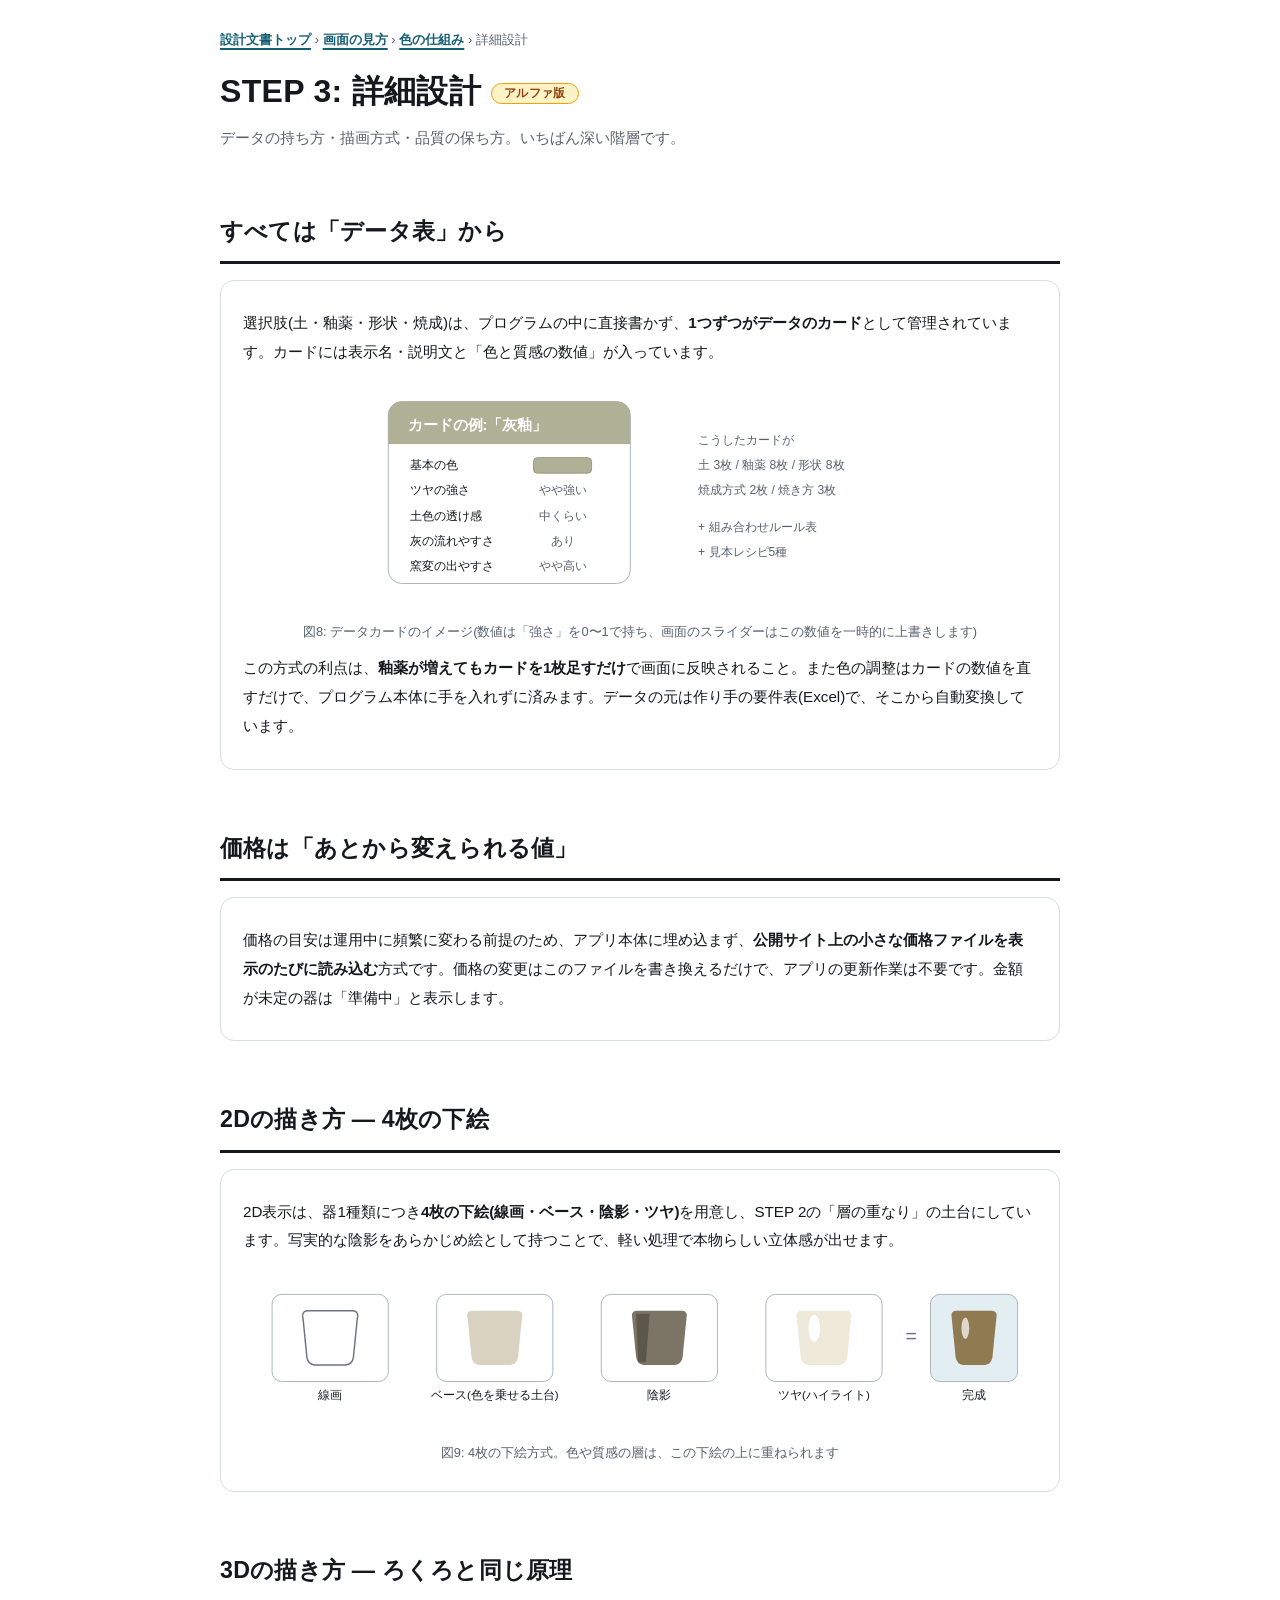
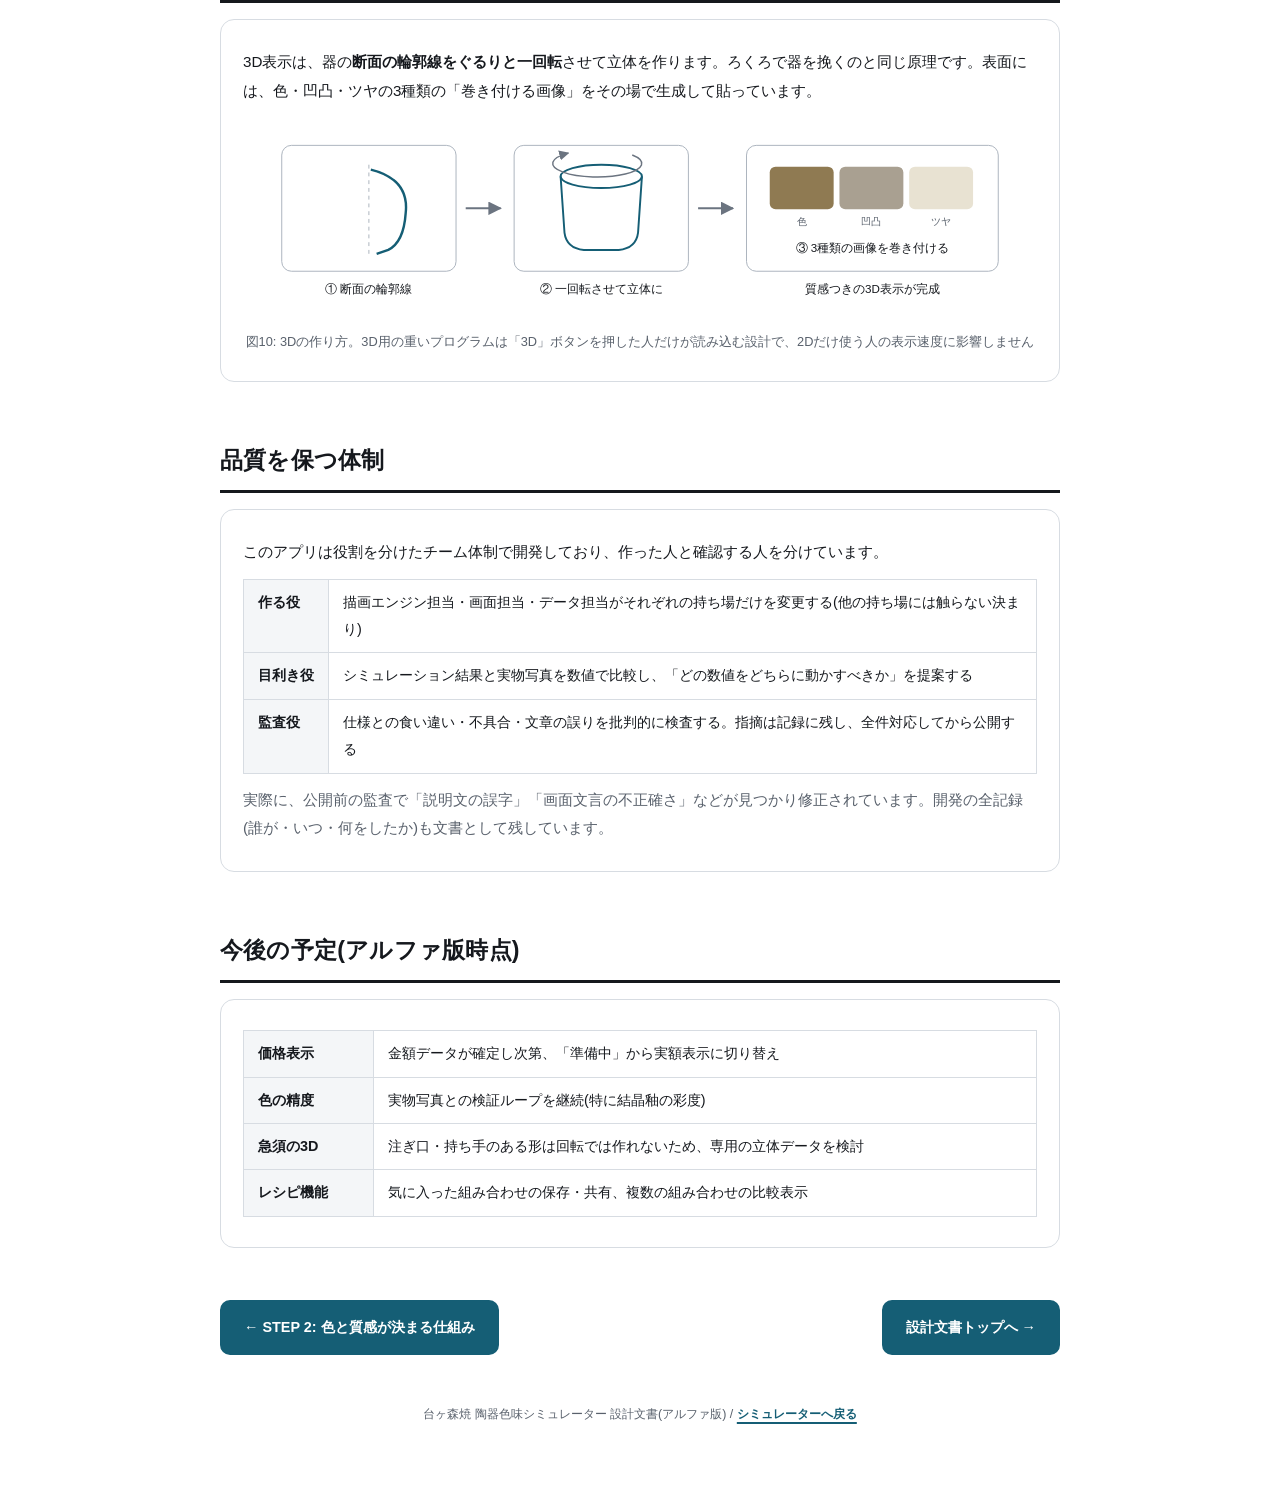
<file: design/detail.html>
<!doctype html>
<html lang="ja">
<head>
<meta charset="utf-8" />
<meta name="viewport" content="width=device-width, initial-scale=1" />
<title>詳細設計 | 設計文書</title>
<link rel="icon" href="data:image/svg+xml,<svg xmlns=%22http://www.w3.org/2000/svg%22 viewBox=%220 0 100 100%22><text y=%22.9em%22 font-size=%2290%22>🍵</text></svg>" />
<link rel="stylesheet" href="./design.css" />
</head>
<body>
<div class="wrap">
  <div class="crumbs"><a href="./index.html">設計文書トップ</a> › <a href="./screen.html">画面の見方</a> › <a href="./color.html">色の仕組み</a> › 詳細設計</div>
  <h1>STEP 3: 詳細設計<span class="alpha">アルファ版</span></h1>
  <p class="lead">データの持ち方・描画方式・品質の保ち方。いちばん深い階層です。</p>

  <h2>すべては「データ表」から</h2>
  <div class="panel">
    <p>選択肢(土・釉薬・形状・焼成)は、プログラムの中に直接書かず、<strong>1つずつがデータのカード</strong>として管理されています。カードには表示名・説明文と「色と質感の数値」が入っています。</p>
    <div class="figure">
      <svg viewBox="0 0 820 220" role="img" aria-label="データカードの例: 灰釉のカードに色、ツヤ、透け感、流れなどの数値が入っている">
        <g font-family="Hiragino Kaku Gothic ProN, Hiragino Sans, sans-serif">
          <rect x="150" y="16" width="250" height="188" rx="14" fill="#ffffff" stroke="#aab3bd"/>
          <rect x="150" y="16" width="250" height="44" rx="14" fill="#afb197"/>
          <rect x="150" y="46" width="250" height="14" fill="#afb197"/>
          <text x="170" y="45" font-size="15" font-weight="600" fill="#fff">カードの例:「灰釉」</text>
          <g font-size="12.5" fill="#15181d">
            <text x="172" y="86">基本の色</text><rect x="300" y="74" width="60" height="16" rx="4" fill="#afb197" stroke="#98997e"/>
            <text x="172" y="112">ツヤの強さ</text><text x="330" y="112" text-anchor="middle" fill="#59616c">やや強い</text>
            <text x="172" y="138">土色の透け感</text><text x="330" y="138" text-anchor="middle" fill="#59616c">中くらい</text>
            <text x="172" y="164">灰の流れやすさ</text><text x="330" y="164" text-anchor="middle" fill="#59616c">あり</text>
            <text x="172" y="190">窯変の出やすさ</text><text x="330" y="190" text-anchor="middle" fill="#59616c">やや高い</text>
          </g>
          <g font-size="12.5" fill="#59616c">
            <text x="470" y="60">こうしたカードが</text>
            <text x="470" y="86">土 3枚 / 釉薬 8枚 / 形状 8枚</text>
            <text x="470" y="112">焼成方式 2枚 / 焼き方 3枚</text>
            <text x="470" y="150">+ 組み合わせルール表</text>
            <text x="470" y="176">+ 見本レシピ5種</text>
          </g>
        </g>
      </svg>
    </div>
    <p class="figcap">図8: データカードのイメージ(数値は「強さ」を0〜1で持ち、画面のスライダーはこの数値を一時的に上書きします)</p>
    <p>この方式の利点は、<strong>釉薬が増えてもカードを1枚足すだけ</strong>で画面に反映されること。また色の調整はカードの数値を直すだけで、プログラム本体に手を入れずに済みます。データの元は作り手の要件表(Excel)で、そこから自動変換しています。</p>
  </div>

  <h2>価格は「あとから変えられる値」</h2>
  <div class="panel">
    <p>価格の目安は運用中に頻繁に変わる前提のため、アプリ本体に埋め込まず、<strong>公開サイト上の小さな価格ファイルを表示のたびに読み込む</strong>方式です。価格の変更はこのファイルを書き換えるだけで、アプリの更新作業は不要です。金額が未定の器は「準備中」と表示します。</p>
  </div>

  <h2>2Dの描き方 — 4枚の下絵</h2>
  <div class="panel">
    <p>2D表示は、器1種類につき<strong>4枚の下絵(線画・ベース・陰影・ツヤ)</strong>を用意し、STEP 2の「層の重なり」の土台にしています。写実的な陰影をあらかじめ絵として持つことで、軽い処理で本物らしい立体感が出せます。</p>
    <div class="figure">
      <svg viewBox="0 0 820 150" role="img" aria-label="4枚の下絵: 線画、ベース、陰影、ツヤを重ねて完成">
        <g font-family="Hiragino Kaku Gothic ProN, Hiragino Sans, sans-serif" text-anchor="middle" font-size="12">
          <g>
            <rect x="30" y="20" width="120" height="90" rx="10" fill="#ffffff" stroke="#aab3bd"/>
            <path d="M 62 45 Q 60 38 66 37 L 114 37 Q 120 38 118 45 L 114 85 Q 113 92 106 93 L 74 93 Q 67 92 66 85 Z" fill="none" stroke="#6b7480" stroke-width="1.5"/>
            <text x="90" y="128" fill="#15181d">線画</text>
          </g>
          <g>
            <rect x="200" y="20" width="120" height="90" rx="10" fill="#ffffff" stroke="#aab3bd"/>
            <path d="M 232 45 Q 230 38 236 37 L 284 37 Q 290 38 288 45 L 284 85 Q 283 92 276 93 L 244 93 Q 237 92 236 85 Z" fill="#d9d2c0"/>
            <text x="260" y="128" fill="#15181d">ベース(色を乗せる土台)</text>
          </g>
          <g>
            <rect x="370" y="20" width="120" height="90" rx="10" fill="#ffffff" stroke="#aab3bd"/>
            <path d="M 402 45 Q 400 38 406 37 L 454 37 Q 460 38 458 45 L 454 85 Q 453 92 446 93 L 414 93 Q 407 92 406 85 Z" fill="#7c7565"/>
            <path d="M 406 40 L 420 40 L 416 90 L 408 90 Z" fill="#5d574a"/>
            <text x="430" y="128" fill="#15181d">陰影</text>
          </g>
          <g>
            <rect x="540" y="20" width="120" height="90" rx="10" fill="#ffffff" stroke="#aab3bd"/>
            <path d="M 572 45 Q 570 38 576 37 L 624 37 Q 630 38 628 45 L 624 85 Q 623 92 616 93 L 584 93 Q 577 92 576 85 Z" fill="#efe9da"/>
            <ellipse cx="590" cy="55" rx="6" ry="14" fill="#fff"/>
            <text x="600" y="128" fill="#15181d">ツヤ(ハイライト)</text>
          </g>
          <text x="690" y="70" font-size="20" fill="#6b7480">=</text>
          <g>
            <rect x="710" y="20" width="90" height="90" rx="10" fill="#e3eef3" stroke="#aab3bd"/>
            <path d="M 732 45 Q 730 38 736 37 L 774 37 Q 780 38 778 45 L 774 85 Q 773 92 766 93 L 744 93 Q 737 92 736 85 Z" fill="#8f7a52"/>
            <ellipse cx="746" cy="55" rx="4" ry="11" fill="#fff" opacity="0.7"/>
            <text x="755" y="128" fill="#15181d">完成</text>
          </g>
        </g>
      </svg>
    </div>
    <p class="figcap">図9: 4枚の下絵方式。色や質感の層は、この下絵の上に重ねられます</p>
  </div>

  <h2>3Dの描き方 — ろくろと同じ原理</h2>
  <div class="panel">
    <p>3D表示は、器の<strong>断面の輪郭線をぐるりと一回転</strong>させて立体を作ります。ろくろで器を挽くのと同じ原理です。表面には、色・凹凸・ツヤの3種類の「巻き付ける画像」をその場で生成して貼っています。</p>
    <div class="figure">
      <svg viewBox="0 0 820 190" role="img" aria-label="断面の輪郭を回転させて立体を作り、質感画像を巻き付ける">
        <defs>
          <marker id="ar4" viewBox="0 0 10 10" refX="9" refY="5" markerWidth="7" markerHeight="7" orient="auto">
            <path d="M0 0 L10 5 L0 10 z" fill="#6b7480"/>
          </marker>
        </defs>
        <g font-family="Hiragino Kaku Gothic ProN, Hiragino Sans, sans-serif" text-anchor="middle" font-size="12">
          <rect x="40" y="20" width="180" height="130" rx="10" fill="#ffffff" stroke="#aab3bd"/>
          <path d="M 130 40 L 130 135" stroke="#aab3bd" stroke-dasharray="4 4"/>
          <path d="M 132 45 Q 172 55 168 90 Q 166 120 150 128 L 138 132" fill="none" stroke="#155e75" stroke-width="2.5"/>
          <text x="130" y="172" fill="#15181d">① 断面の輪郭線</text>

          <line x1="230" y1="85" x2="266" y2="85" stroke="#6b7480" stroke-width="2" marker-end="url(#ar4)"/>

          <rect x="280" y="20" width="180" height="130" rx="10" fill="#ffffff" stroke="#aab3bd"/>
          <ellipse cx="370" cy="52" rx="42" ry="12" fill="none" stroke="#155e75" stroke-width="2"/>
          <path d="M 328 52 L 332 110 Q 334 126 352 128 L 388 128 Q 406 126 408 110 L 412 52" fill="none" stroke="#155e75" stroke-width="2"/>
          <path d="M 402 30 A 46 14 0 1 1 336 28" fill="none" stroke="#6b7480" stroke-width="1.5" marker-end="url(#ar4)"/>
          <text x="370" y="172" fill="#15181d">② 一回転させて立体に</text>

          <line x1="470" y1="85" x2="506" y2="85" stroke="#6b7480" stroke-width="2" marker-end="url(#ar4)"/>

          <rect x="520" y="20" width="260" height="130" rx="10" fill="#ffffff" stroke="#aab3bd"/>
          <rect x="544" y="42" width="66" height="44" rx="6" fill="#8f7a52"/>
          <rect x="616" y="42" width="66" height="44" rx="6" fill="#a9a091"/>
          <rect x="688" y="42" width="66" height="44" rx="6" fill="#e8e2d2"/>
          <text x="577" y="102" font-size="10.5" fill="#59616c">色</text>
          <text x="649" y="102" font-size="10.5" fill="#59616c">凹凸</text>
          <text x="721" y="102" font-size="10.5" fill="#59616c">ツヤ</text>
          <text x="650" y="130" fill="#15181d">③ 3種類の画像を巻き付ける</text>
          <text x="650" y="172" fill="#15181d">質感つきの3D表示が完成</text>
        </g>
      </svg>
    </div>
    <p class="figcap">図10: 3Dの作り方。3D用の重いプログラムは「3D」ボタンを押した人だけが読み込む設計で、2Dだけ使う人の表示速度に影響しません</p>
  </div>

  <h2>品質を保つ体制</h2>
  <div class="panel">
    <p>このアプリは役割を分けたチーム体制で開発しており、作った人と確認する人を分けています。</p>
    <table>
      <tr><th>作る役</th><td>描画エンジン担当・画面担当・データ担当がそれぞれの持ち場だけを変更する(他の持ち場には触らない決まり)</td></tr>
      <tr><th>目利き役</th><td>シミュレーション結果と実物写真を数値で比較し、「どの数値をどちらに動かすべきか」を提案する</td></tr>
      <tr><th>監査役</th><td>仕様との食い違い・不具合・文章の誤りを批判的に検査する。指摘は記録に残し、全件対応してから公開する</td></tr>
    </table>
    <p class="lead">実際に、公開前の監査で「説明文の誤字」「画面文言の不正確さ」などが見つかり修正されています。開発の全記録(誰が・いつ・何をしたか)も文書として残しています。</p>
  </div>

  <h2>今後の予定(アルファ版時点)</h2>
  <div class="panel">
    <table>
      <tr><th>価格表示</th><td>金額データが確定し次第、「準備中」から実額表示に切り替え</td></tr>
      <tr><th>色の精度</th><td>実物写真との検証ループを継続(特に結晶釉の彩度)</td></tr>
      <tr><th>急須の3D</th><td>注ぎ口・持ち手のある形は回転では作れないため、専用の立体データを検討</td></tr>
      <tr><th>レシピ機能</th><td>気に入った組み合わせの保存・共有、複数の組み合わせの比較表示</td></tr>
    </table>
  </div>

  <div class="pager">
    <a href="./color.html">← STEP 2: 色と質感が決まる仕組み</a>
    <a href="./index.html">設計文書トップへ →</a>
  </div>
  <footer>台ヶ森焼 陶器色味シミュレーター 設計文書(アルファ版) / <a href="../">シミュレーターへ戻る</a></footer>
</div>
</body>
</html>
</file>
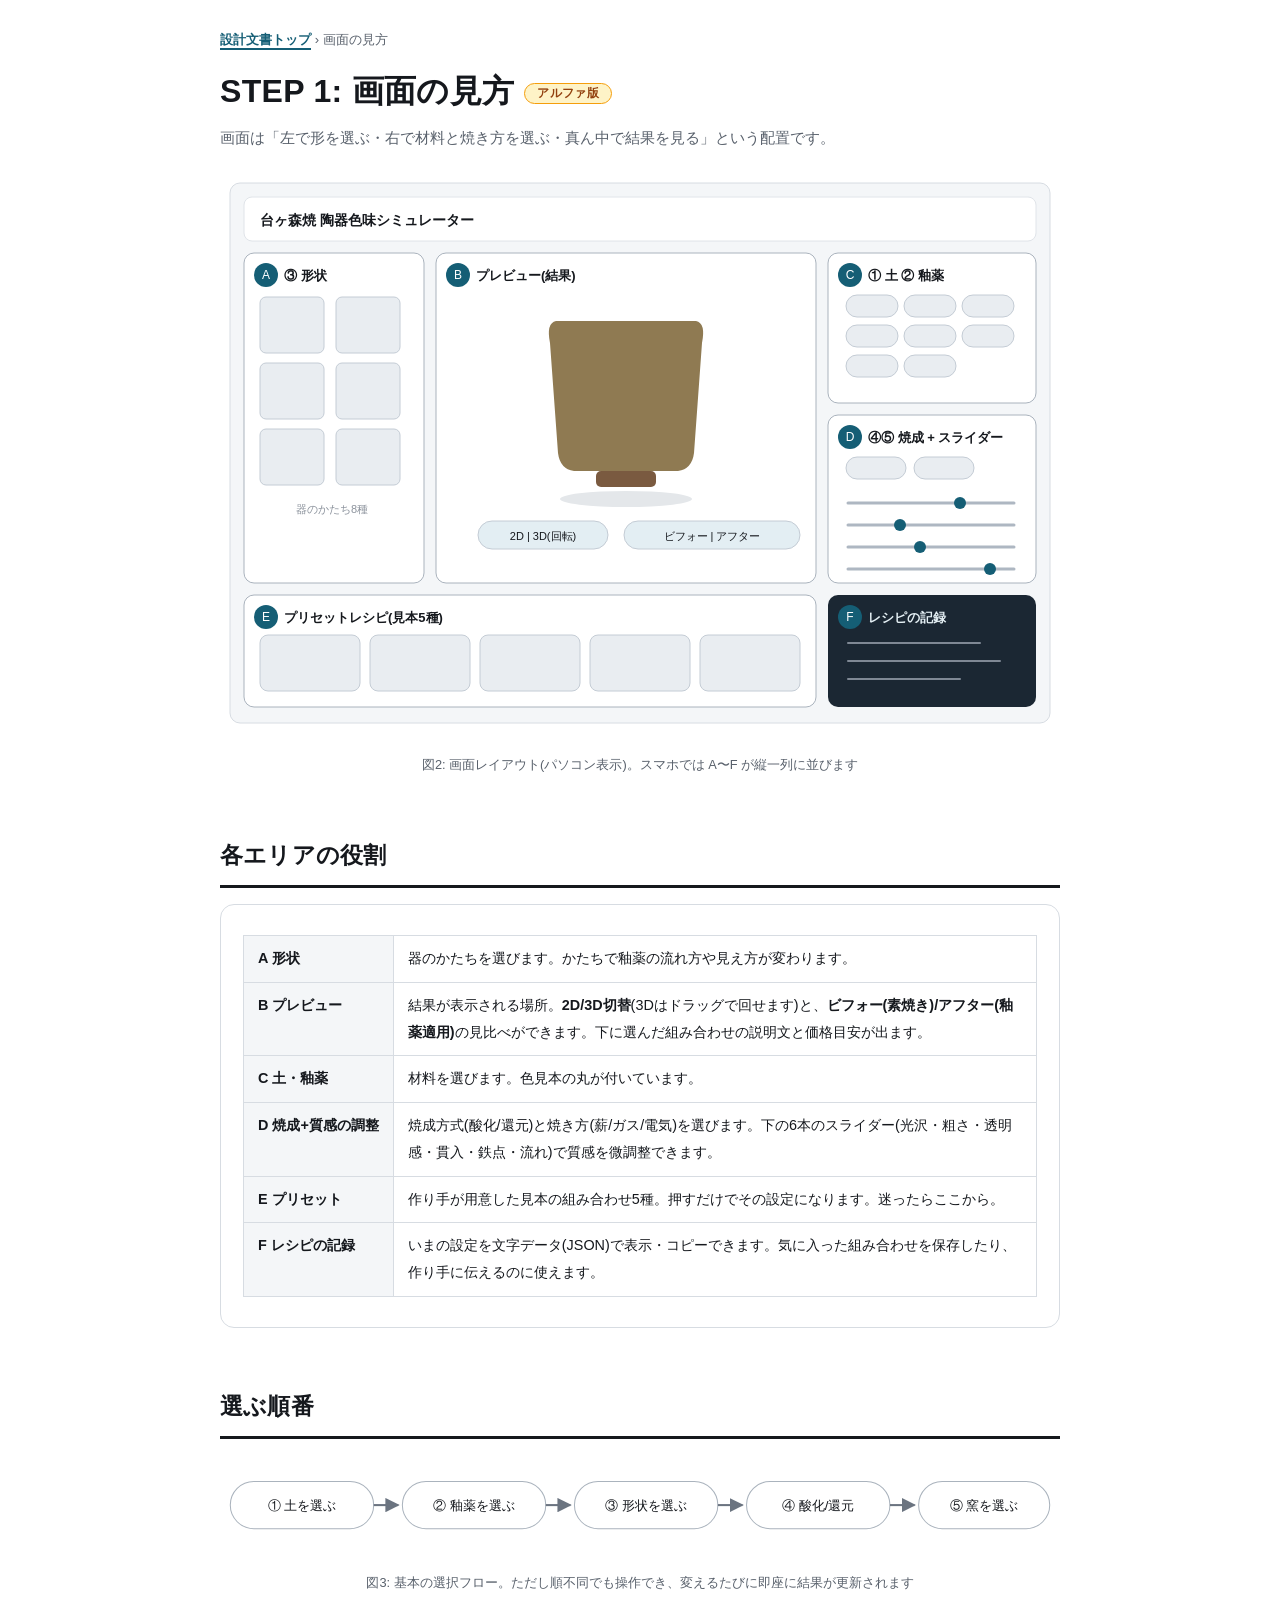
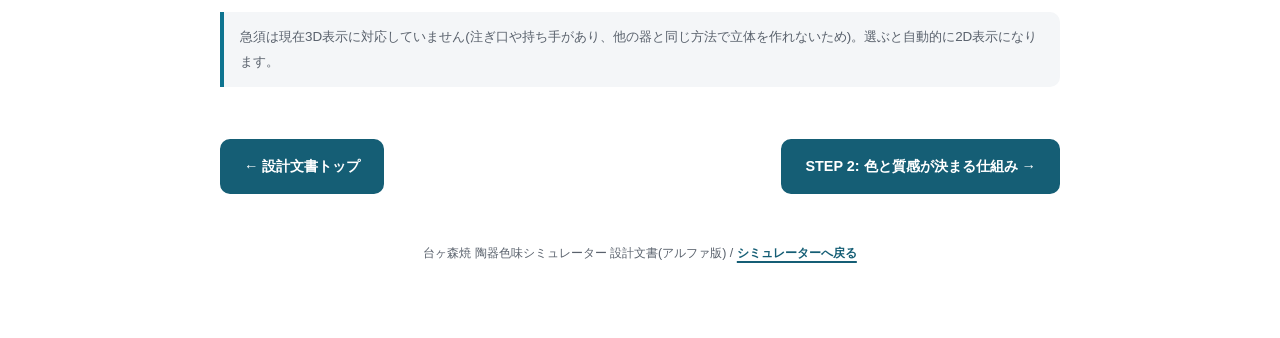
<file: design/screen.html>
<!doctype html>
<html lang="ja">
<head>
<meta charset="utf-8" />
<meta name="viewport" content="width=device-width, initial-scale=1" />
<title>画面の見方 | 設計文書</title>
<link rel="icon" href="data:image/svg+xml,<svg xmlns=%22http://www.w3.org/2000/svg%22 viewBox=%220 0 100 100%22><text y=%22.9em%22 font-size=%2290%22>🍵</text></svg>" />
<link rel="stylesheet" href="./design.css" />
</head>
<body>
<div class="wrap">
  <div class="crumbs"><a href="./index.html">設計文書トップ</a> › 画面の見方</div>
  <h1>STEP 1: 画面の見方<span class="alpha">アルファ版</span></h1>
  <p class="lead">画面は「左で形を選ぶ・右で材料と焼き方を選ぶ・真ん中で結果を見る」という配置です。</p>

  <div class="figure">
    <svg viewBox="0 0 840 560" role="img" aria-label="画面レイアウトの図解">
      <g font-family="Hiragino Kaku Gothic ProN, Hiragino Sans, sans-serif">
        <!-- 全体枠 -->
        <rect x="10" y="10" width="820" height="540" rx="10" fill="#f4f6f8" stroke="#d7dce2"/>
        <!-- ヘッダー -->
        <rect x="24" y="24" width="792" height="44" rx="8" fill="#ffffff" stroke="#e0e4e9"/>
        <text x="40" y="52" font-size="14" fill="#15181d" font-weight="600">台ヶ森焼 陶器色味シミュレーター</text>

        <!-- 左: 形状 -->
        <rect x="24" y="80" width="180" height="330" rx="10" fill="#ffffff" stroke="#aab3bd"/>
        <circle cx="46" cy="102" r="12" fill="#155e75"/><text x="46" y="106" text-anchor="middle" font-size="12" fill="#fff">A</text>
        <text x="64" y="107" font-size="13" fill="#15181d" font-weight="600">③ 形状</text>
        <g fill="#e9edf1" stroke="#c4ccd5">
          <rect x="40" y="124" width="64" height="56" rx="6"/><rect x="116" y="124" width="64" height="56" rx="6"/>
          <rect x="40" y="190" width="64" height="56" rx="6"/><rect x="116" y="190" width="64" height="56" rx="6"/>
          <rect x="40" y="256" width="64" height="56" rx="6"/><rect x="116" y="256" width="64" height="56" rx="6"/>
        </g>
        <text x="112" y="340" text-anchor="middle" font-size="11" fill="#8a919b">器のかたち8種</text>

        <!-- 中央: プレビュー -->
        <rect x="216" y="80" width="380" height="330" rx="10" fill="#ffffff" stroke="#aab3bd"/>
        <circle cx="238" cy="102" r="12" fill="#155e75"/><text x="238" y="106" text-anchor="middle" font-size="12" fill="#fff">B</text>
        <text x="256" y="107" font-size="13" fill="#15181d" font-weight="600">プレビュー(結果)</text>
        <!-- 湯呑シルエット -->
        <path d="M 330 170 Q 326 150 336 148 L 476 148 Q 486 150 482 170 L 474 280 Q 472 296 458 298 L 354 298 Q 340 296 338 280 Z" fill="#8f7a52"/>
        <rect x="376" y="298" width="60" height="16" rx="5" fill="#7a5a40"/>
        <ellipse cx="406" cy="326" rx="66" ry="8" fill="#e4e7ea"/>
        <!-- トグル -->
        <rect x="258" y="348" width="130" height="28" rx="14" fill="#e3eef3" stroke="#c4ccd5"/>
        <text x="323" y="367" text-anchor="middle" font-size="11" fill="#15181d">2D | 3D(回転)</text>
        <rect x="404" y="348" width="176" height="28" rx="14" fill="#e3eef3" stroke="#c4ccd5"/>
        <text x="492" y="367" text-anchor="middle" font-size="11" fill="#15181d">ビフォー | アフター</text>

        <!-- 右: 選択 -->
        <rect x="608" y="80" width="208" height="150" rx="10" fill="#ffffff" stroke="#aab3bd"/>
        <circle cx="630" cy="102" r="12" fill="#155e75"/><text x="630" y="106" text-anchor="middle" font-size="12" fill="#fff">C</text>
        <text x="648" y="107" font-size="13" fill="#15181d" font-weight="600">① 土 ② 釉薬</text>
        <g fill="#e9edf1" stroke="#c4ccd5">
          <rect x="626" y="122" width="52" height="22" rx="11"/><rect x="684" y="122" width="52" height="22" rx="11"/><rect x="742" y="122" width="52" height="22" rx="11"/>
          <rect x="626" y="152" width="52" height="22" rx="11"/><rect x="684" y="152" width="52" height="22" rx="11"/><rect x="742" y="152" width="52" height="22" rx="11"/>
          <rect x="626" y="182" width="52" height="22" rx="11"/><rect x="684" y="182" width="52" height="22" rx="11"/>
        </g>

        <rect x="608" y="242" width="208" height="168" rx="10" fill="#ffffff" stroke="#aab3bd"/>
        <circle cx="630" cy="264" r="12" fill="#155e75"/><text x="630" y="268" text-anchor="middle" font-size="12" fill="#fff">D</text>
        <text x="648" y="269" font-size="13" fill="#15181d" font-weight="600">④⑤ 焼成 + スライダー</text>
        <g fill="#e9edf1" stroke="#c4ccd5">
          <rect x="626" y="284" width="60" height="22" rx="11"/><rect x="694" y="284" width="60" height="22" rx="11"/>
        </g>
        <g stroke="#aeb7c2" stroke-width="3" stroke-linecap="round">
          <line x1="628" y1="330" x2="794" y2="330"/><line x1="628" y1="352" x2="794" y2="352"/>
          <line x1="628" y1="374" x2="794" y2="374"/><line x1="628" y1="396" x2="794" y2="396"/>
        </g>
        <g fill="#155e75">
          <circle cx="740" cy="330" r="6"/><circle cx="680" cy="352" r="6"/><circle cx="700" cy="374" r="6"/><circle cx="770" cy="396" r="6"/>
        </g>

        <!-- 下: プリセット -->
        <rect x="24" y="422" width="572" height="112" rx="10" fill="#ffffff" stroke="#aab3bd"/>
        <circle cx="46" cy="444" r="12" fill="#155e75"/><text x="46" y="448" text-anchor="middle" font-size="12" fill="#fff">E</text>
        <text x="64" y="449" font-size="13" fill="#15181d" font-weight="600">プリセットレシピ(見本5種)</text>
        <g fill="#e9edf1" stroke="#c4ccd5">
          <rect x="40" y="462" width="100" height="56" rx="8"/><rect x="150" y="462" width="100" height="56" rx="8"/>
          <rect x="260" y="462" width="100" height="56" rx="8"/><rect x="370" y="462" width="100" height="56" rx="8"/>
          <rect x="480" y="462" width="100" height="56" rx="8"/>
        </g>

        <!-- 右下: JSON -->
        <rect x="608" y="422" width="208" height="112" rx="10" fill="#1b2733"/>
        <circle cx="630" cy="444" r="12" fill="#155e75"/><text x="630" y="448" text-anchor="middle" font-size="12" fill="#fff">F</text>
        <text x="648" y="449" font-size="13" fill="#e3eef3" font-weight="600">レシピの記録</text>
        <g stroke="#7f8894" stroke-width="2" stroke-linecap="round">
          <line x1="628" y1="470" x2="760" y2="470"/><line x1="628" y1="488" x2="780" y2="488"/><line x1="628" y1="506" x2="740" y2="506"/>
        </g>
      </g>
    </svg>
  </div>
  <p class="figcap">図2: 画面レイアウト(パソコン表示)。スマホでは A〜F が縦一列に並びます</p>

  <h2>各エリアの役割</h2>
  <div class="panel">
    <table>
      <tr><th>A 形状</th><td>器のかたちを選びます。かたちで釉薬の流れ方や見え方が変わります。</td></tr>
      <tr><th>B プレビュー</th><td>結果が表示される場所。<strong>2D/3D切替</strong>(3Dはドラッグで回せます)と、<strong>ビフォー(素焼き)/アフター(釉薬適用)</strong>の見比べができます。下に選んだ組み合わせの説明文と価格目安が出ます。</td></tr>
      <tr><th>C 土・釉薬</th><td>材料を選びます。色見本の丸が付いています。</td></tr>
      <tr><th>D 焼成+質感の調整</th><td>焼成方式(酸化/還元)と焼き方(薪/ガス/電気)を選びます。下の6本のスライダー(光沢・粗さ・透明感・貫入・鉄点・流れ)で質感を微調整できます。</td></tr>
      <tr><th>E プリセット</th><td>作り手が用意した見本の組み合わせ5種。押すだけでその設定になります。迷ったらここから。</td></tr>
      <tr><th>F レシピの記録</th><td>いまの設定を文字データ(JSON)で表示・コピーできます。気に入った組み合わせを保存したり、作り手に伝えるのに使えます。</td></tr>
    </table>
  </div>

  <h2>選ぶ順番</h2>
  <div class="figure">
    <svg viewBox="0 0 820 90" role="img" aria-label="選択の順序: 土、釉薬、形状、焼成方式、焼き方">
      <defs>
        <marker id="ar2" viewBox="0 0 10 10" refX="9" refY="5" markerWidth="7" markerHeight="7" orient="auto">
          <path d="M0 0 L10 5 L0 10 z" fill="#6b7480"/>
        </marker>
      </defs>
      <g font-family="Hiragino Kaku Gothic ProN, Hiragino Sans, sans-serif" font-size="13">
        <rect x="10" y="22" width="140" height="46" rx="23" fill="#ffffff" stroke="#aab3bd"/><text x="80" y="50" text-anchor="middle" fill="#15181d">① 土を選ぶ</text>
        <rect x="178" y="22" width="140" height="46" rx="23" fill="#ffffff" stroke="#aab3bd"/><text x="248" y="50" text-anchor="middle" fill="#15181d">② 釉薬を選ぶ</text>
        <rect x="346" y="22" width="140" height="46" rx="23" fill="#ffffff" stroke="#aab3bd"/><text x="416" y="50" text-anchor="middle" fill="#15181d">③ 形状を選ぶ</text>
        <rect x="514" y="22" width="140" height="46" rx="23" fill="#ffffff" stroke="#aab3bd"/><text x="584" y="50" text-anchor="middle" fill="#15181d">④ 酸化/還元</text>
        <rect x="682" y="22" width="128" height="46" rx="23" fill="#ffffff" stroke="#aab3bd"/><text x="746" y="50" text-anchor="middle" fill="#15181d">⑤ 窯を選ぶ</text>
        <line x1="150" y1="45" x2="174" y2="45" stroke="#6b7480" stroke-width="2" marker-end="url(#ar2)"/>
        <line x1="318" y1="45" x2="342" y2="45" stroke="#6b7480" stroke-width="2" marker-end="url(#ar2)"/>
        <line x1="486" y1="45" x2="510" y2="45" stroke="#6b7480" stroke-width="2" marker-end="url(#ar2)"/>
        <line x1="654" y1="45" x2="678" y2="45" stroke="#6b7480" stroke-width="2" marker-end="url(#ar2)"/>
      </g>
    </svg>
  </div>
  <p class="figcap">図3: 基本の選択フロー。ただし順不同でも操作でき、変えるたびに即座に結果が更新されます</p>

  <div class="note">急須は現在3D表示に対応していません(注ぎ口や持ち手があり、他の器と同じ方法で立体を作れないため)。選ぶと自動的に2D表示になります。</div>

  <div class="pager">
    <a href="./index.html">← 設計文書トップ</a>
    <a href="./color.html">STEP 2: 色と質感が決まる仕組み →</a>
  </div>
  <footer>台ヶ森焼 陶器色味シミュレーター 設計文書(アルファ版) / <a href="../">シミュレーターへ戻る</a></footer>
</div>
</body>
</html>
</file>
<file: assets/index-DNyIYsA5.css>
:root{--bg: #f4efe2;--panel: #fffdf6;--ink: #38322a;--ink-soft: #7a7060;--border: #ddd3bf;--accent: #3d5a63;--accent-soft: #e7eef0;--danger: #a4402f;--serif: "Hiragino Mincho ProN", "Yu Mincho", "YuMincho", "Noto Serif JP", serif;--sans: "Hiragino Kaku Gothic ProN", "Yu Gothic", "YuGothic", "Noto Sans JP", system-ui, sans-serif}*{box-sizing:border-box}html,body{margin:0;padding:0}body{background:var(--bg);color:var(--ink);font-family:var(--sans);font-size:14px;line-height:1.6;-webkit-font-smoothing:antialiased}.app{max-width:1360px;margin:0 auto;padding:16px 20px 32px}.app-header{padding:4px 4px 14px;border-bottom:1px solid var(--border);margin-bottom:16px}.app-header h1{margin:0;font-family:var(--serif);font-size:24px;font-weight:600;letter-spacing:.06em}.app-subtitle{margin:2px 0 0;color:var(--ink-soft);font-size:12px}.layout{display:flex;flex-direction:column;gap:14px}@media(min-width:961px){.layout{display:grid;grid-template-columns:232px minmax(0,1fr) 348px;grid-template-areas:"shapes preview material" "shapes preview firing" "shapes preview json" "presets presets json";grid-template-rows:auto auto auto auto;align-items:start;gap:14px}.area-material{grid-area:material}.area-shapes{grid-area:shapes}.area-firing{grid-area:firing}.area-preview{grid-area:preview}.area-presets{grid-area:presets}.area-json{grid-area:json}}.panel{background:var(--panel);border:1px solid var(--border);border-radius:10px;padding:14px 16px}.option-title{margin:0 0 8px;font-family:var(--serif);font-size:15px;font-weight:600;letter-spacing:.04em}.option-group+.option-group{margin-top:16px}.chip-row{display:flex;flex-wrap:wrap;gap:8px}.chip{display:inline-flex;align-items:center;gap:6px;padding:6px 12px;border:1px solid var(--border);border-radius:999px;background:#fff;color:var(--ink);font:inherit;font-size:13px;cursor:pointer;transition:border-color .15s,background .15s,box-shadow .15s}.chip:hover{border-color:var(--accent)}.chip-active{border-color:var(--accent);background:var(--accent-soft);box-shadow:inset 0 0 0 1px var(--accent);font-weight:600}.chip-swatch{width:14px;height:14px;border-radius:50%;border:1px solid rgba(0,0,0,.18);flex:none}.chip-wrap{position:relative;display:inline-flex}.chip-tip{position:absolute;bottom:calc(100% + 9px);left:50%;transform:translate(-50%);z-index:20;width:max-content;max-width:260px;padding:8px 11px;background:#3a3428;color:#f6f2e6;border-radius:8px;font-size:12px;font-weight:400;line-height:1.75;letter-spacing:.02em;text-align:left;box-shadow:0 4px 14px #0003;pointer-events:none;opacity:0;visibility:hidden;transition:opacity .16s ease,visibility .16s}.chip-tip:after{content:"";position:absolute;top:100%;left:calc(50% - var(--tip-shift, 0px));transform:translate(-50%);border:6px solid transparent;border-top-color:#3a3428}.chip-tip-visible{opacity:1;visibility:visible}.chip-selected-desc{margin:7px 0 0;color:var(--ink-soft);font-size:11.5px;line-height:1.65}.shape-grid{display:grid;grid-template-columns:repeat(2,1fr);gap:8px}@media(max-width:960px){.shape-grid{grid-template-columns:repeat(auto-fill,minmax(92px,1fr))}}.shape-card{display:flex;flex-direction:column;align-items:center;gap:4px;padding:10px 6px 8px;border:1px solid var(--border);border-radius:10px;background:#fff;color:var(--ink);font:inherit;cursor:pointer;transition:border-color .15s,background .15s,box-shadow .15s}.shape-card:hover{border-color:var(--accent)}.shape-card-active{border-color:var(--accent);background:var(--accent-soft);box-shadow:inset 0 0 0 1px var(--accent)}.shape-thumb{width:64px;height:64px;display:flex;align-items:center;justify-content:center}.shape-svg{width:100%;height:100%}.shape-svg path{fill:#b9a98f;stroke:#8d7c60;stroke-width:1.5;stroke-linejoin:round}.shape-card-active .shape-svg path{fill:#9db3ba;stroke:var(--accent)}.shape-thumb-img{max-width:100%;max-height:100%;object-fit:contain}.shape-thumb-placeholder{width:56px;height:56px;display:flex;align-items:center;justify-content:center;border:1.5px dashed var(--border);border-radius:8px;color:var(--ink-soft);font-size:10px;text-align:center;line-height:1.3}.shape-name{font-size:13px}.area-preview{padding:16px}.preview-stage{position:relative}.preview-caption{position:absolute;top:10px;left:10px;z-index:1;margin:0;padding:4px 10px;background:#fffdf6eb;border:1px solid var(--border);border-radius:6px;font-family:var(--serif);font-size:13px;letter-spacing:.04em}.canvas-wrap{position:relative;aspect-ratio:4 / 3;background:#efe9da;border:1px solid var(--border);border-radius:8px;overflow:hidden}.preview-canvas{display:block;width:100%;height:100%}.view3d-container{width:100%;height:100%;touch-action:none}.hidden{display:none}.view3d-loading{position:absolute;top:0;right:0;bottom:0;left:0;margin:0;display:flex;align-items:center;justify-content:center;background:#f4efe2a6;color:var(--ink-soft);font-size:13px}.preview-controls{display:flex;justify-content:center;align-items:center;flex-wrap:wrap;gap:10px 14px;margin-top:12px}.preview-note{margin:8px 0 0;color:var(--ink-soft);font-size:12px;text-align:center}.view-toggle{display:flex;justify-content:center;gap:0}.toggle-btn{padding:7px 16px;border:1px solid var(--border);background:#fff;color:var(--ink-soft);font:inherit;font-size:13px;cursor:pointer}.toggle-btn:disabled{opacity:.45;cursor:default}.toggle-btn:first-child{border-radius:999px 0 0 999px;border-right:none}.toggle-btn:last-child{border-radius:0 999px 999px 0}.toggle-active{background:var(--accent);border-color:var(--accent);color:#fff;font-weight:600}.preview-error{margin:10px 0 0;padding:8px 10px;border:1px solid var(--danger);border-radius:6px;background:#fbf1ee;color:var(--danger);font-size:12px;word-break:break-all}.result-info{margin-top:16px;border-top:1px dashed var(--border);padding-top:12px}.description-list{margin:0;display:flex;flex-direction:column;gap:6px}.description-row dt{font-weight:600;font-size:13px}.description-kind{display:inline-block;min-width:4.5em;margin-right:8px;padding:1px 6px;border-radius:4px;background:var(--accent-soft);color:var(--accent);font-size:11px;font-weight:600;text-align:center}.description-row dd{margin:1px 0 0 calc(4.5em + 20px);color:var(--ink-soft);font-size:12px}.price-line{margin:12px 0 0;padding:8px 12px;background:var(--accent-soft);border-radius:6px;font-family:var(--serif);font-size:14px}.price-pending{color:var(--ink-soft)}.price-note{display:block;margin-top:2px;color:var(--ink-soft);font-family:var(--sans);font-size:11px}.preset-row{display:flex;gap:10px;overflow-x:auto;padding-bottom:4px}.preset-card{display:flex;align-items:center;gap:8px;flex:none;padding:10px 14px;border:1px solid var(--border);border-radius:10px;background:#fff;color:var(--ink);font:inherit;font-size:13px;cursor:pointer;transition:border-color .15s,background .15s,box-shadow .15s}.preset-card:hover{border-color:var(--accent)}.preset-active{border-color:var(--accent);background:var(--accent-soft);box-shadow:inset 0 0 0 1px var(--accent);font-weight:600}.preset-swatch{width:18px;height:18px;border-radius:50%;border:1px solid rgba(0,0,0,.18);background:#ccc;flex:none}.json-header{display:flex;align-items:center;justify-content:space-between;gap:8px}.copy-btn{padding:3px 12px;border:1px solid var(--border);border-radius:999px;background:#fff;color:var(--ink);font:inherit;font-size:12px;cursor:pointer}.copy-btn:hover{border-color:var(--accent)}.json-note{margin:0 0 6px;color:var(--ink-soft);font-size:11px}.json-view{margin:0;padding:10px 12px;max-height:320px;overflow:auto;background:#2e2a24;color:#e8e2d4;border-radius:8px;font-family:ui-monospace,SF Mono,Menlo,Consolas,monospace;font-size:11.5px;line-height:1.55}.fx-sliders{margin-top:14px;padding-top:10px;border-top:1px dashed var(--border)}.fx-sliders-note{margin:-4px 0 8px;color:var(--ink-soft);font-size:11px}.slider-row{display:grid;grid-template-columns:6.5em minmax(0,1fr) 2.8em 26px;align-items:center;gap:8px;padding:3px 0}.slider-label{font-size:12px;white-space:nowrap}.slider-row input[type=range]{width:100%;margin:0;accent-color:var(--accent);cursor:pointer}.slider-value{font-family:ui-monospace,SF Mono,Menlo,Consolas,monospace;font-size:11px;text-align:right;color:var(--ink-soft);font-variant-numeric:tabular-nums}.slider-value-overridden{color:var(--accent);font-weight:700}.slider-reset{width:24px;height:24px;padding:0;border:1px solid var(--border);border-radius:50%;background:#fff;color:var(--ink);font-size:13px;line-height:1;cursor:pointer}.slider-reset:hover:enabled{border-color:var(--accent);color:var(--accent)}.slider-reset:disabled{opacity:.35;cursor:default}.app-footer{margin-top:18px;color:var(--ink-soft);font-size:11px;text-align:center}@media(max-width:960px){.app{padding:12px 12px 24px}.app-header h1{font-size:20px}.description-row dd{margin-left:0}}.design-doc-link{display:inline-block;margin-top:6px;color:#44606a;font-size:.8rem}.footer-link-sep{margin:0 10px;color:#b8ad92;font-size:.8rem}
</file>
<file: design/design.css>
/* 公開用設計文書 共通スタイル
   白背景ベース+ゴシック体。ジャンプ率高め、リンクは明確にクリック可能に見せる */
* { margin: 0; padding: 0; box-sizing: border-box; }
:root {
  --ink: #15181d;
  --sub: #59616c;
  --accent: #0e7490;
  --accent-ink: #155e75;
  --line: #d7dce2;
  --soft: #f4f6f8;
  --dark: #1b2733;
}
body {
  background: #fff;
  color: var(--ink);
  font-family: "Hiragino Kaku Gothic ProN", "Hiragino Sans", "Noto Sans JP", Meiryo, sans-serif;
  line-height: 1.9;
}
.wrap { max-width: 880px; margin: 0 auto; padding: 28px 20px 72px; }
h1 { font-size: 2rem; font-weight: 900; letter-spacing: 0.01em; line-height: 1.4; margin: 8px 0 6px; }
h2 {
  font-size: 1.45rem; font-weight: 800; letter-spacing: 0.01em;
  margin: 56px 0 14px; padding-bottom: 8px; border-bottom: 3px solid var(--ink);
}
p { margin: 10px 0; font-size: 0.95rem; }
strong { font-weight: 800; }
.lead { color: var(--sub); font-size: 0.95rem; }

/* ---- リンク: クリックできることを明確に ---- */
a { color: var(--accent-ink); font-weight: 700; text-decoration: underline;
    text-decoration-thickness: 2px; text-underline-offset: 4px; }
a:hover { color: #0b3948; background: #e6f3f7; }

.alpha {
  display: inline-block; font-size: 0.72rem; font-weight: 800; color: #92400e;
  border: 1.5px solid #f59e0b; border-radius: 999px; padding: 1px 12px;
  background: #fef3c7; vertical-align: middle; margin-left: 10px;
}
.crumbs { font-size: 0.82rem; color: var(--sub); margin-bottom: 16px; }
.crumbs a { color: var(--accent-ink); }

.panel {
  background: #fff; border: 1.5px solid var(--line); border-radius: 14px;
  padding: 18px 22px; margin: 16px 0;
}
.figure { text-align: center; margin: 20px 0 6px; }
.figure svg { max-width: 100%; height: auto; }
.figcap { text-align: center; font-size: 0.8rem; color: var(--sub); margin-bottom: 8px; }

/* ---- ドリルダウンカード: ボタンとして見せる ---- */
.cards { display: grid; grid-template-columns: repeat(auto-fit, minmax(240px, 1fr)); gap: 14px; margin: 20px 0; }
.card {
  display: block; background: #fff; border: 2px solid var(--line);
  border-radius: 14px; padding: 18px 20px; text-decoration: none; color: var(--ink);
  transition: transform 0.12s ease, border-color 0.12s ease, box-shadow 0.12s ease;
}
.card:hover { transform: translateY(-3px); border-color: var(--accent); box-shadow: 0 8px 22px rgba(14, 116, 148, 0.16); background: #fff; }
.card .no { font-size: 0.72rem; font-weight: 800; color: var(--accent); letter-spacing: 0.14em; }
.card .t { font-size: 1.12rem; font-weight: 800; margin: 2px 0 6px; }
.card .d { font-size: 0.84rem; color: var(--sub); line-height: 1.7; font-weight: 400; }
.card .go { display: inline-block; margin-top: 10px; font-size: 0.84rem; font-weight: 800; color: var(--accent-ink); text-decoration: underline; text-decoration-thickness: 2px; text-underline-offset: 4px; }
.card:hover .go { color: #0b3948; }

table { border-collapse: collapse; width: 100%; font-size: 0.9rem; margin: 12px 0; }
th, td { border: 1px solid var(--line); padding: 9px 14px; text-align: left; vertical-align: top; }
th { background: var(--soft); font-weight: 800; white-space: nowrap; }
.note {
  font-size: 0.84rem; color: var(--sub); background: var(--soft);
  border-left: 4px solid var(--accent); padding: 12px 16px; border-radius: 0 10px 10px 0; margin: 16px 0;
}

/* ---- 前後ページャ: ボタン型 ---- */
.pager { display: flex; justify-content: space-between; flex-wrap: wrap; gap: 12px; margin-top: 52px; font-size: 0.9rem; }
.pager a {
  color: #fff; background: var(--accent-ink); text-decoration: none; font-weight: 800;
  border-radius: 10px; padding: 12px 22px; border: 2px solid var(--accent-ink);
}
.pager a:hover { background: #0b3948; border-color: #0b3948; color: #fff; }
footer { margin-top: 48px; font-size: 0.78rem; color: var(--sub); text-align: center; }

/* ---- トップページ(プレゼン調) ---- */
.hero {
  background: var(--dark); color: #fff; border-radius: 20px;
  padding: 46px 42px 42px; margin: 8px 0 30px;
}
.hero .kicker { font-size: 0.76rem; font-weight: 800; letter-spacing: 0.22em; color: #7ccce4; }
.hero h1 { font-size: clamp(1.9rem, 4.6vw, 2.8rem); font-weight: 900; color: #fff; margin: 10px 0 12px; }
.hero p { color: #b9c6d2; font-size: 0.98rem; max-width: 40em; }
.hero .alpha { margin-left: 14px; vertical-align: super; font-size: 0.66rem; }
.statement { font-size: 1.5rem; font-weight: 900; line-height: 1.7; margin: 22px 0 8px; }
.statement .em { color: var(--accent-ink); }
.stats { display: flex; flex-wrap: wrap; gap: 14px; margin: 20px 0; }
.stat {
  flex: 1 1 150px; background: var(--soft); border-radius: 14px;
  padding: 18px 16px 14px; text-align: center;
}
.stat .num { display: block; font-size: 2.6rem; font-weight: 900; line-height: 1.1; color: var(--accent-ink); }
.stat .num small { font-size: 1.1rem; font-weight: 800; }
.stat .lbl { font-size: 0.8rem; font-weight: 700; color: var(--sub); }
.stat.total { background: var(--dark); }
.stat.total .num { color: #7ccce4; }
.stat.total .lbl { color: #b9c6d2; }
@media (max-width: 640px) {
  .wrap { padding: 20px 14px 52px; }
  .hero { padding: 32px 24px 28px; }
  h2 { margin-top: 44px; }
}
</file>
